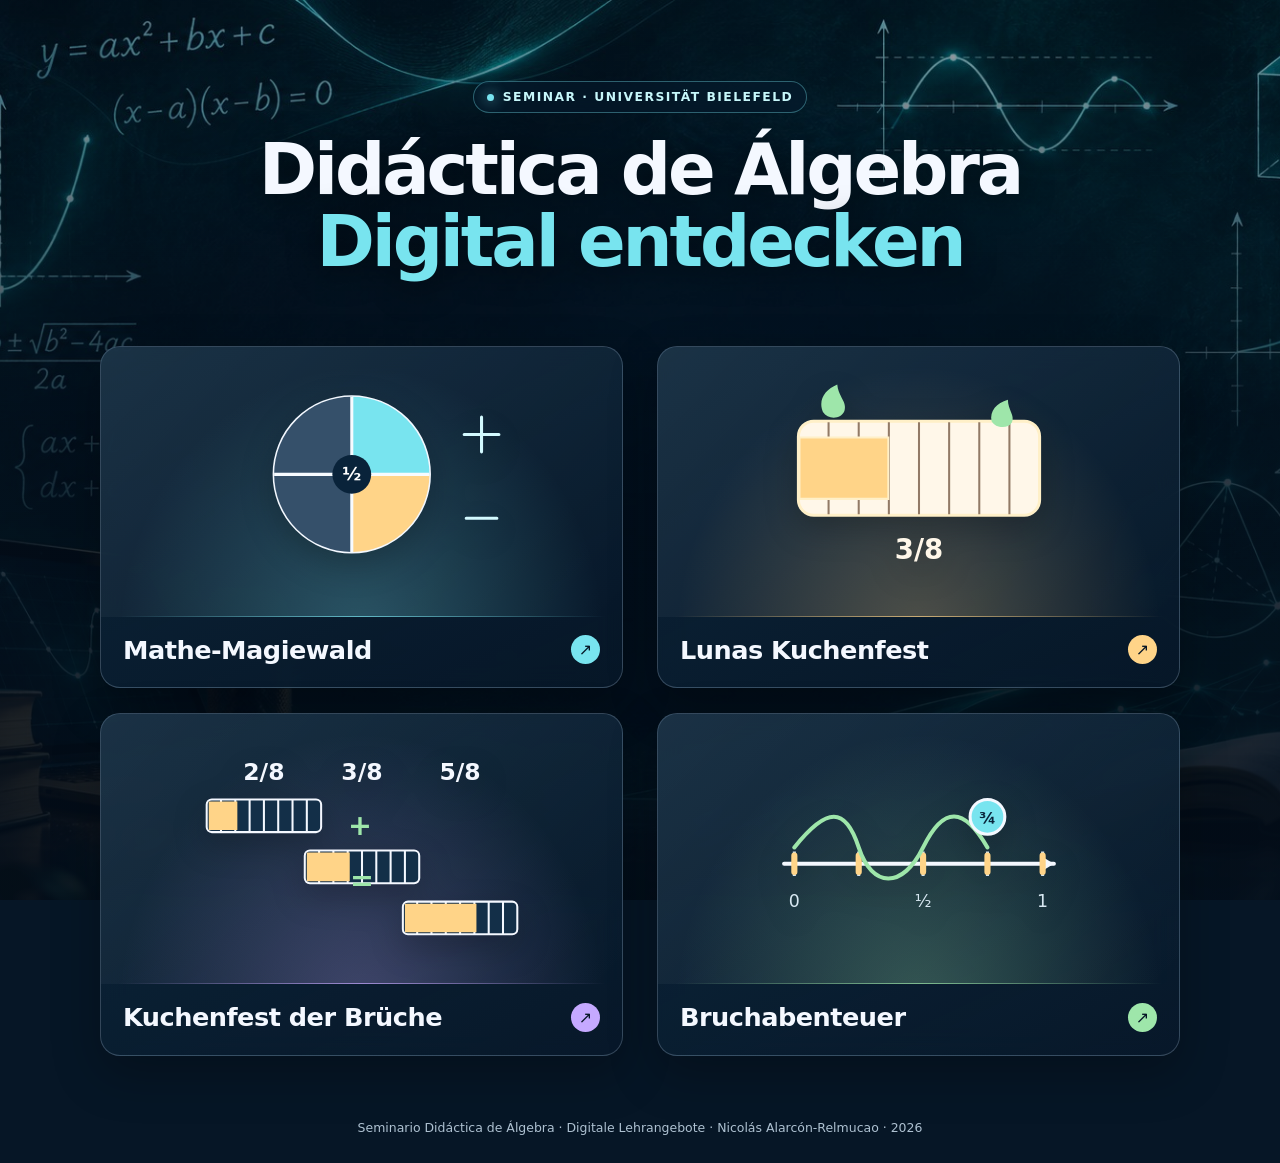
<file: index.html>
<!doctype html>
<html lang="de">
<head>
  <meta charset="utf-8">
  <meta name="viewport" content="width=device-width, initial-scale=1">
  <meta name="theme-color" content="#071b2d">
  <meta name="description" content="Digitale Lernangebote aus dem Seminar Didaktik der Algebra. Interaktive Anwendungen zu Brüchen und ihren Darstellungen.">
  <title>Didáctica de Álgebra · Digital entdecken</title>
  <style>
    :root{color-scheme:dark;--ink:#f4f8ff;--muted:#cfdeec;--panel:rgba(8,25,43,.78);--line:rgba(207,232,255,.22);--cyan:#78e4ef;--gold:#ffd488}
    *{box-sizing:border-box}
    html{min-height:100%;scroll-behavior:smooth}
    body{margin:0;min-height:100vh;font-family:Inter,ui-sans-serif,system-ui,-apple-system,"Segoe UI",sans-serif;color:var(--ink);background:#061626 url("assets/algebra-seminar.jpg") center/cover fixed no-repeat;}
    body::before{content:"";position:fixed;inset:0;z-index:-1;background:linear-gradient(180deg,rgba(3,15,28,.38),rgba(3,14,27,.84) 56%,rgba(3,13,25,.94))}
    a{color:inherit}
    .wrap{width:min(1160px,calc(100% - 40px));margin:auto}
    header{padding:clamp(48px,9vh,100px) 0 38px;text-align:center}
    .eyebrow{display:inline-flex;align-items:center;gap:9px;padding:8px 13px;border:1px solid rgba(120,228,239,.36);border-radius:999px;background:rgba(6,27,46,.58);color:#c6f7fa;font-size:.77rem;font-weight:750;letter-spacing:.12em;text-transform:uppercase;backdrop-filter:blur(12px)}
    .eyebrow::before{content:"";width:7px;height:7px;border-radius:50%;background:var(--cyan);box-shadow:0 0 14px var(--cyan)}
    h1{max-width:850px;margin:22px auto 15px;font-size:clamp(2.2rem,5.5vw,4.6rem);line-height:1.02;letter-spacing:-.045em;text-shadow:0 5px 34px rgba(0,0,0,.48)}
    h1 span{color:var(--cyan)}
    .intro{max-width:730px;margin:0 auto;color:#e2edf7;font-size:clamp(1rem,1.65vw,1.18rem);line-height:1.65;text-shadow:0 2px 12px #00101d}
    main{padding:14px 0 64px}
    .section-head{display:flex;align-items:end;justify-content:space-between;gap:20px;margin:0 0 18px}
    .section-head h2{margin:0;font-size:1.1rem;letter-spacing:.02em}
    .count{color:var(--muted);font-size:.9rem}
    .grid{display:grid;grid-template-columns:repeat(2,minmax(0,1fr));gap:25px 34px;max-width:1080px;margin:0 auto}
    .card{--accent:var(--cyan);--resting-y:0px;position:relative;display:flex;flex-direction:column;min-width:0;overflow:hidden;border:1px solid var(--line);border-radius:20px;background:linear-gradient(155deg,rgba(13,39,60,.94),var(--panel));text-decoration:none;box-shadow:0 18px 48px rgba(0,0,0,.26);backdrop-filter:blur(14px);transition:transform .22s ease,border-color .22s ease,box-shadow .22s ease}
    .card:hover,.card:focus-visible{transform:translateY(calc(var(--resting-y) - 7px)) scale(1.012);border-color:color-mix(in srgb,var(--accent),white 28%);box-shadow:0 24px 58px rgba(0,0,0,.42);outline:none}
    .card:focus-visible{outline:3px solid var(--accent);outline-offset:3px}
    .card:nth-child(2){--accent:#ffd488;--resting-y:42px}.card:nth-child(3){--accent:#c5a9ff;--resting-y:-8px}.card:nth-child(4){--accent:#9ee6aa;--resting-y:34px}
    .visual{height:270px;display:grid;place-items:center;position:relative;overflow:hidden;background:radial-gradient(ellipse at 50% 110%,color-mix(in srgb,var(--accent),transparent 72%),transparent 66%),linear-gradient(135deg,rgba(255,255,255,.06),rgba(255,255,255,0))}
    .visual::after{content:"";position:absolute;inset:auto 16px 0;height:1px;background:linear-gradient(90deg,transparent,var(--accent),transparent);opacity:.7}
    .visual svg{width:min(94%,380px);height:235px;filter:drop-shadow(0 12px 16px rgba(0,0,0,.22))}
    .body{padding:18px 22px 22px;display:flex;align-items:center;justify-content:space-between;gap:12px;flex:1}
    .topic{margin:0 0 8px;color:var(--accent);font-size:.72rem;line-height:1.25;font-weight:800;letter-spacing:.12em;text-transform:uppercase}
    h3{margin:0;font-size:clamp(1.25rem,2vw,1.65rem);line-height:1.2;letter-spacing:-.02em}
    .desc{margin:0;color:#d4e2ee;font-size:.91rem;line-height:1.55;min-height:4.2em}
    .meta{margin:16px 0 0;color:#a9bdcd;font-size:.8rem}
    .open{display:flex;align-items:center;justify-content:space-between;margin-top:19px;padding-top:13px;border-top:1px solid rgba(255,255,255,.12);color:#f7fbff;font-size:.87rem;font-weight:750}
    .arrow{width:29px;height:29px;border-radius:50%;display:grid;place-items:center;color:#061626;background:var(--accent);font-size:1rem;transition:transform .2s ease}
    .card:hover .arrow{transform:translateX(3px)}
    .notice{display:flex;gap:13px;align-items:flex-start;margin:25px 0 0;padding:17px 19px;border:1px solid rgba(207,232,255,.17);border-radius:15px;background:rgba(5,20,35,.62);color:#c7d8e6;font-size:.87rem;line-height:1.55;backdrop-filter:blur(10px)}
    .notice strong{color:#f4f8ff;white-space:nowrap}
    footer{padding:0 0 28px;text-align:center;color:#aec1d1;font-size:.78rem}
    @media(max-width:950px){.grid{grid-template-columns:repeat(2,minmax(0,1fr));gap:22px}.visual{height:235px}.card:nth-child(2),.card:nth-child(3),.card:nth-child(4){--resting-y:0px}}
    @media(max-width:560px){.wrap{width:min(100% - 26px,440px)}header{padding-top:46px;padding-bottom:22px}.grid{grid-template-columns:1fr;gap:16px}.visual{height:210px}.body{padding:15px 18px 18px}body{background-attachment:scroll}}
    @media(prefers-reduced-motion:reduce){*,*::before,*::after{scroll-behavior:auto!important;transition:none!important}}
  </style>
</head>
<body>
  <header class="wrap">
    <div class="eyebrow">Seminar · Universität Bielefeld</div>
    <h1>Didáctica de Álgebra<br><span>Digital entdecken</span></h1>
  </header>
  <main class="wrap">
    <section class="grid" aria-label="Digitale Lernangebote">
      <a class="card" href="apps/mathe-magiewald/" aria-label="Mathe-Magiewald öffnen">
        <div class="visual" aria-hidden="true"><svg viewBox="0 0 360 230" fill="none">
          <circle cx="170" cy="108" r="76" fill="#132f48" stroke="#f3f8ff" stroke-width="3"/>
          <path d="M170 108V32A76 76 0 0 1 246 108Z" fill="#78e4ef"/>
          <path d="M170 108H246A76 76 0 0 1 170 184Z" fill="#ffd488"/>
          <path d="M170 108V184A76 76 0 0 1 94 108Z" fill="#35506a"/>
          <path d="M170 108H94A76 76 0 0 1 170 32Z" fill="#35506a"/>
          <path d="M170 32V184M94 108H246" stroke="#f7fbff" stroke-width="3"/>
          <circle cx="170" cy="108" r="19" fill="#09233a"/>
          <text x="170" y="114" text-anchor="middle" fill="#fff" font-size="18" font-weight="800">½</text>
          <path d="M280 69h34m-17-17v34M282 151h30" stroke="#d3faff" stroke-width="3" stroke-linecap="round"/>
        </svg></div>
        <div class="body"><h3>Mathe-Magiewald</h3><span class="arrow" aria-hidden="true">↗</span></div>
      </a>
      <a class="card" href="apps/lunas-kuchenfest/" aria-label="Lunas Kuchenfest öffnen">
        <div class="visual" aria-hidden="true"><svg viewBox="0 0 360 230" fill="none">
          <rect x="62" y="56" width="236" height="92" rx="15" fill="#fff7e9" stroke="#fff0c8" stroke-width="3"/>
          <path d="M91.5 57v90M121 57v90M150.5 57v90M180 57v90M209.5 57v90M239 57v90M268.5 57v90" stroke="#927a66" stroke-width="2"/>
          <path d="M63 72h87v60H63Z" fill="#ffd488"/>
          <path d="M63 72h87v60H63Z" stroke="#fff0c8" stroke-width="2"/>
          <text x="180" y="191" text-anchor="middle" fill="#fff7e9" font-size="27" font-weight="800">3/8</text>
          <path d="M86 47c-5-12 2-22 14-27 1 12 10 17 7 26-3 8-16 9-21 1Zm165 9c-2-10 5-18 16-21 0 10 7 15 4 22-4 7-16 6-20-1Z" fill="#9ee6aa"/>
        </svg></div>
        <div class="body"><h3>Lunas Kuchenfest</h3><span class="arrow" aria-hidden="true">↗</span></div>
      </a>
      <a class="card" href="apps/kuchenfest-brechen/" aria-label="Kuchenfest der Brüche öffnen">
        <div class="visual" aria-hidden="true"><svg viewBox="0 0 360 230" fill="none">
          <text x="84" y="47" text-anchor="middle" fill="#f4f8ff" font-size="23" font-weight="800">2/8</text>
          <text x="180" y="47" text-anchor="middle" fill="#f4f8ff" font-size="23" font-weight="800">3/8</text>
          <text x="276" y="47" text-anchor="middle" fill="#f4f8ff" font-size="23" font-weight="800">5/8</text>
          <g stroke="#f4f8ff" stroke-width="2">
            <rect x="28" y="66" width="112" height="32" rx="5" fill="#132f48"/><path d="M42 66v32m14-32v32m14-32v32m14-32v32m14-32v32m14-32v32m14-32v32"/>
            <rect x="124" y="116" width="112" height="32" rx="5" fill="#132f48"/><path d="M138 116v32m14-32v32m14-32v32m14-32v32m14-32v32m14-32v32m14-32v32"/>
            <rect x="220" y="166" width="112" height="32" rx="5" fill="#132f48"/><path d="M234 166v32m14-32v32m14-32v32m14-32v32m14-32v32m14-32v32m14-32v32"/>
          </g>
          <path d="M30 68h28v28H30zm96 50h42v28h-42zm96 50h70v28h-70z" fill="#ffd488"/>
          <text x="178" y="101" text-anchor="middle" fill="#9ee6aa" font-size="28" font-weight="900">+</text>
          <text x="180" y="155" text-anchor="middle" fill="#9ee6aa" font-size="28" font-weight="900">=</text>
        </svg></div>
        <div class="body"><h3>Kuchenfest der Brüche</h3><span class="arrow" aria-hidden="true">↗</span></div>
      </a>
      <a class="card" href="apps/bruchabenteuer/" aria-label="Bruchabenteuer öffnen">
        <div class="visual" aria-hidden="true"><svg viewBox="0 0 360 230" fill="none">
          <path d="M48 129h264" stroke="#f4f8ff" stroke-width="4" stroke-linecap="round"/>
          <path d="m312 129-13-8v16l13-8Z" fill="#f4f8ff"/>
          <g stroke="#d5e4ee" stroke-width="3"><path d="M58 117v24M121 117v24M184 117v24M247 117v24M301 117v24"/></g>
          <path d="M58 121v16M121 121v16M184 121v16M247 121v16M301 121v16" stroke="#ffd488" stroke-width="6" stroke-linecap="round"/>
          <text x="58" y="171" text-anchor="middle" fill="#d8e8f2" font-size="17">0</text>
          <text x="184" y="171" text-anchor="middle" fill="#d8e8f2" font-size="17">½</text>
          <text x="301" y="171" text-anchor="middle" fill="#d8e8f2" font-size="17">1</text>
          <path d="M58 113C90 73 108 73 121 113s43 41 63 0 40-40 63 0" stroke="#9ee6aa" stroke-width="4" stroke-linecap="round"/>
          <circle cx="247" cy="83" r="17" fill="#78e4ef" stroke="#f4f8ff" stroke-width="3"/>
          <text x="247" y="89" text-anchor="middle" fill="#09233a" font-size="16" font-weight="900">¾</text>
        </svg></div>
        <div class="body"><h3>Bruchabenteuer</h3><span class="arrow" aria-hidden="true">↗</span></div>
      </a>
    </section>
  </main>
  <footer class="wrap">Seminario Didáctica de Álgebra · Digitale Lehrangebote · Nicolás Alarcón-Relmucao · 2026</footer>
</body>
</html>
</file>
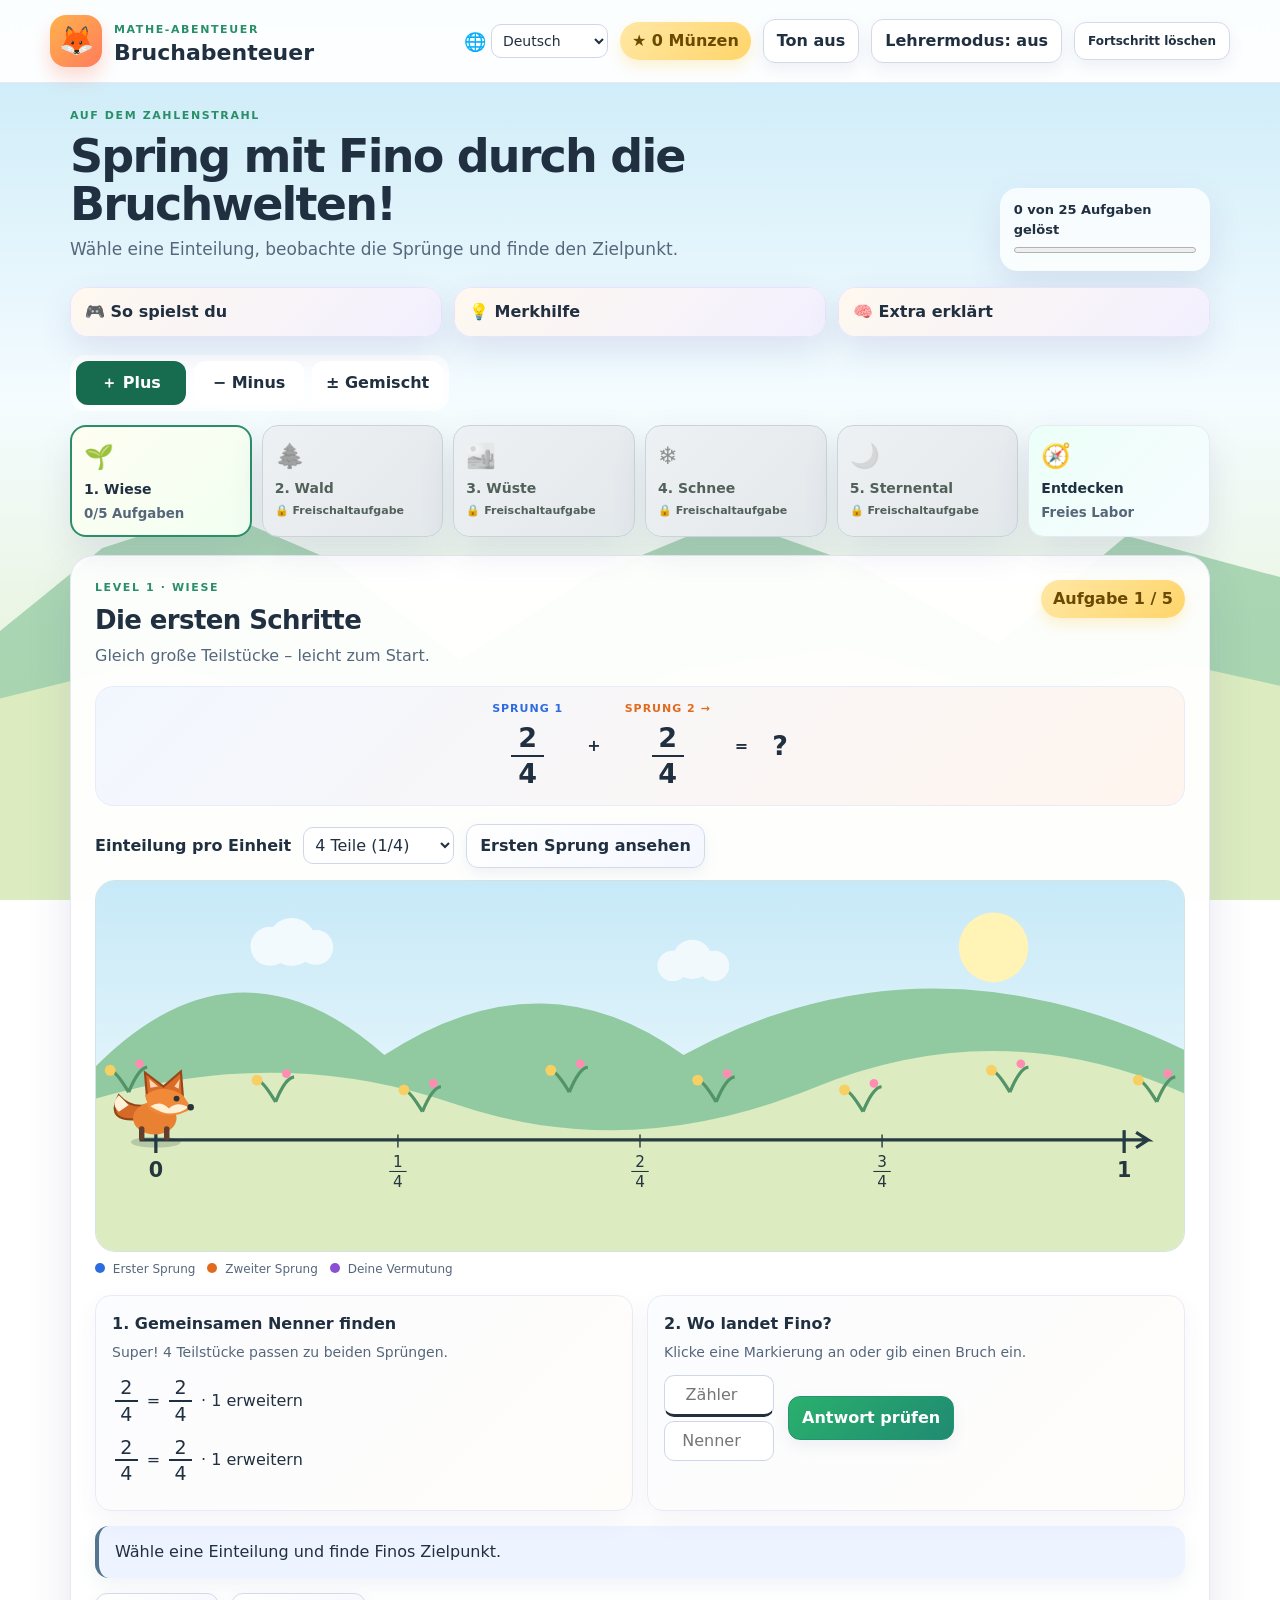
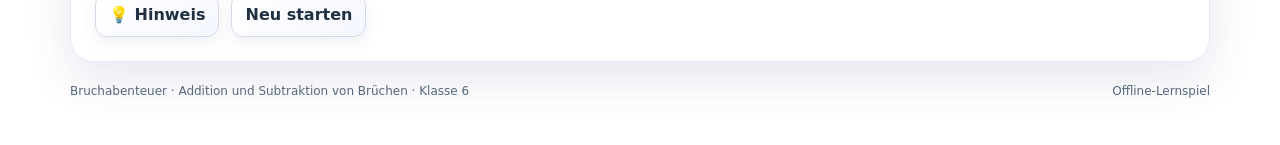
<file: apps/bruchabenteuer/index.html>
<!doctype html>
<html lang="de">
<head>
  <meta charset="utf-8">
  <meta name="viewport" content="width=device-width,initial-scale=1">
  <title>Bruchabenteuer – Auf dem Zahlenstrahl</title>
  <link rel="stylesheet" href="style.css">
  <script defer src="script.js"></script>
</head>
<body>
<header>
  <div class="brand">
    <span class="logo">🦊</span>
    <div>
      <small>MATHE-ABENTEUER</small>
      <h1>Bruchabenteuer</h1>
    </div>
  </div>
  <div class="header-actions">
    <label class="language-picker">🌐 <select id="language" aria-label="Language / Sprache"><option value="de">Deutsch</option><option value="en">English</option><option value="tr">Türkçe</option><option value="ar">العربية</option><option value="uk">Українська</option><option value="ru">Русский</option></select></label>
    <span id="coins" class="coin">★ 0</span>
    <button id="sound" aria-pressed="false">Ton aus</button>
    <button id="teacher" aria-pressed="false">Lehrermodus: aus</button><button id="reset" class="quiet">Fortschritt löschen</button>
  </div>
</header>

<main>
  <section class="intro">
    <div>
      <p class="eyebrow">AUF DEM ZAHLENSTRAHL</p>
      <h2>Spring mit Fino durch die Bruchwelten!</h2>
      <p>Wähle eine Einteilung, beobachte die Sprünge und finde den Zielpunkt.</p>
    </div>
    <div class="progress">
      <span id="progressText"></span>
      <progress id="progress" max="25" value="0"></progress>
    </div>
  </section>

  <section class="info-dock" aria-label="Hilfen und Zusatzinfos">
    <details class="info-card">
      <summary>🎮 So spielst du</summary>
      <div class="info-body">
        <p>1. Wähle eine passende Einteilung.</p>
        <p>2. Schau dir die Sprünge an.</p>
        <p>3. Klicke auf den Zielpunkt oder gib den Bruch ein.</p>
      </div>
    </details>
    <details class="info-card">
      <summary>💡 Merkhilfe</summary>
      <div class="info-body">
        <p>Beim Addieren und Subtrahieren brauchst du gleich große Teilstücke.</p>
        <p>Darum suchst du einen gemeinsamen Nenner.</p>
      </div>
    </details>
    <details class="info-card">
      <summary>🧠 Extra erklärt</summary>
      <div class="info-body">
        <p>Beim Erweitern ändert sich der Wert nicht. Du teilst dieselbe Strecke nur feiner ein.</p>
      </div>
    </details>
  </section>

  <div class="modebar" role="group" aria-label="Rechenart"><button data-mode="plus" aria-pressed="true">＋ Plus</button><button data-mode="minus" aria-pressed="false">− Minus</button><button data-mode="mixed" aria-pressed="false">± Gemischt</button></div>
  <nav id="levels" aria-label="Spielwelten"></nav>

  <section class="game" aria-labelledby="worldTitle">
    <div class="gamehead">
      <div>
        <p class="eyebrow" id="worldMeta"></p>
        <h2 id="worldTitle"></h2>
        <p id="worldDesc"></p>
      </div>
      <span id="taskCount" class="pill"></span>
    </div>

    <div id="exploreControls" hidden>
      <p>Stelle eigene Brüche ein und beobachte die Sprünge.</p>
      <label id="exploreOperator" hidden>Rechenart <select id="freeOp"><option value="1">Plus</option><option value="-1">Minus</option></select></label><div id="fractionControls"></div>
    </div>

    <div class="task">
      <div><span class="blue">SPRUNG 1</span><span class="equation" id="first"></span></div>
      <b id="operator">+</b>
      <div><span class="orange">SPRUNG 2 <span id="direction">→</span></span><span class="equation" id="second"></span></div>
      <b>=</b>
      <span id="question" class="equation">?</span>
    </div>

    <div class="toolbar">
      <label for="division">Einteilung pro Einheit</label>
      <select id="division"></select>
      <button id="preview" class="secondary">Ersten Sprung ansehen</button>
      <button id="replay" class="secondary" hidden>Sprünge wiederholen</button>
    </div>

    <div class="scene-scroll" tabindex="0" aria-label="Spielwelt, horizontal scrollbar">
      <svg id="scene" viewBox="0 0 1000 340" role="group" aria-label="Interaktiver Zahlenstrahl"></svg>
    </div>

    <div class="legend">
      <span><i class="dot blue-bg"></i> Erster Sprung</span>
      <span><i class="dot orange-bg"></i> Zweiter Sprung</span>
      <span><i class="dot purple-bg"></i> Deine Vermutung</span>
    </div>

    <div class="work">
      <section>
        <h3 id="workTitle">1. Gemeinsamen Nenner finden</h3>
        <p id="gridFeedback" aria-live="polite"></p>
        <div id="expand"></div>
      </section>
      <section id="answerPanel">
        <h3>2. Wo landet Fino?</h3>
        <p>Klicke eine Markierung an oder gib einen Bruch ein.</p>
        <form id="answerForm">
          <div class="answer-frac">
            <input id="num" type="number" inputmode="numeric" min="0" max="1000000" step="1" required aria-label="Zähler" placeholder="Zähler">
            <input id="den" type="number" inputmode="numeric" min="1" max="1000000" step="1" required aria-label="Nenner" placeholder="Nenner">
          </div>
          <button class="primary" id="check" type="submit">Antwort prüfen</button>
        </form>
      </section>
    </div>

    <div class="feedback" id="feedback" role="status" aria-live="polite">Wähle eine Einteilung und finde Finos Zielpunkt.</div>

    <div class="bottom-actions">
      <button id="hint" class="secondary">💡 Hinweis</button>
      <button id="repeat" class="secondary">Neu starten</button>
      <button id="next" class="primary" hidden>Weiter →</button>
    </div>
  </section>

  <footer>Bruchabenteuer · Addition und Subtraktion von Brüchen · Klasse 6 <span>Offline-Lernspiel</span></footer>
</main><dialog id="unlockDialog" aria-labelledby="unlockTitle"><form id="unlockForm"><h2 id="unlockTitle">Freischaltaufgabe</h2><p id="unlockWorld"></p><p>Löse diese Aufgabe, um die Welt freizuschalten.</p><div id="unlockEquation" class="task equation"></div><div class="answer-frac"><input id="unlockNum" type="number" inputmode="numeric" min="0" max="1000000" required placeholder="Zähler" aria-label="Zähler"><input id="unlockDen" type="number" inputmode="numeric" min="1" max="1000000" required placeholder="Nenner" aria-label="Nenner"></div><p id="unlockFeedback" role="status"></p><div class="bottom-actions"><button type="button" id="unlockCancel">Abbrechen</button><button class="primary" type="submit">Antwort prüfen</button></div></form></dialog>
</body>
</html>
</file>
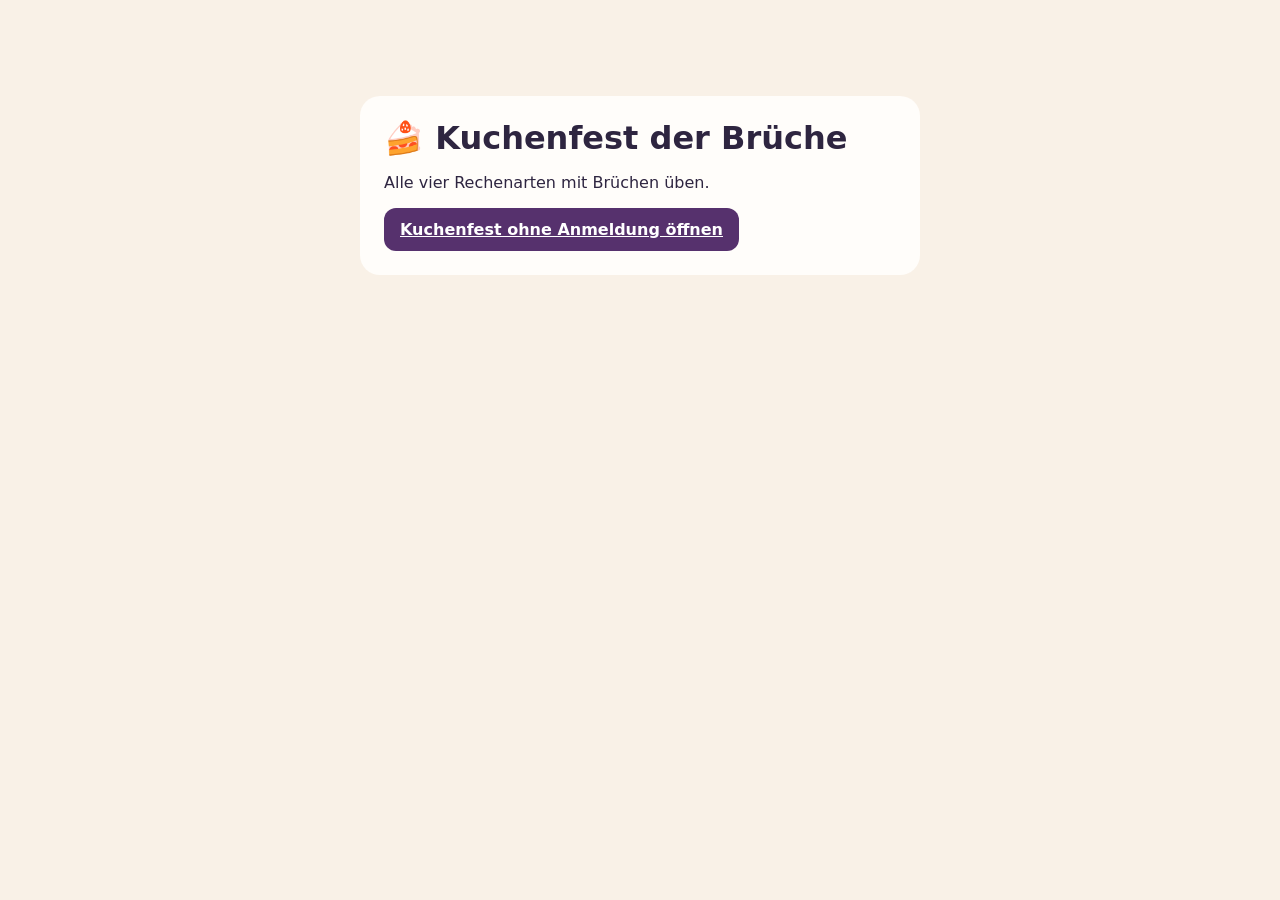
<file: apps/kuchenfest-brechen/index.html>
<!doctype html>
<html lang="de">
<head>
  <meta charset="utf-8">
  <meta name="viewport" content="width=device-width, initial-scale=1">
  <title>Kuchenfest der Brüche öffnen</title>
  <style>
    body { margin: 0; padding: 24px 16px; background: #f9f1e7; color: #2e2540; font-family: system-ui, sans-serif; }
    main { max-width: 32rem; margin: 8vh auto 0; padding: 24px; border-radius: 20px; background: #fffdfa; }
    h1 { margin: 0 0 12px; line-height: 1.15; }
    a { display: inline-block; padding: 12px 16px; border-radius: 12px; background: #56316d; color: #fff; font-weight: 700; }
    a:focus-visible { outline: 3px solid #492b97; outline-offset: 4px; }
  </style>
</head>
<body>
  <main>
    <h1>🍰 Kuchenfest der Brüche</h1>
    <p>Alle vier Rechenarten mit Brüchen üben.</p>
    <a href="https://kuchenfest-alle-rechenarten.zamien06.chatgpt.site/">Kuchenfest ohne Anmeldung öffnen</a>
  </main>
</body>
</html>
</file>
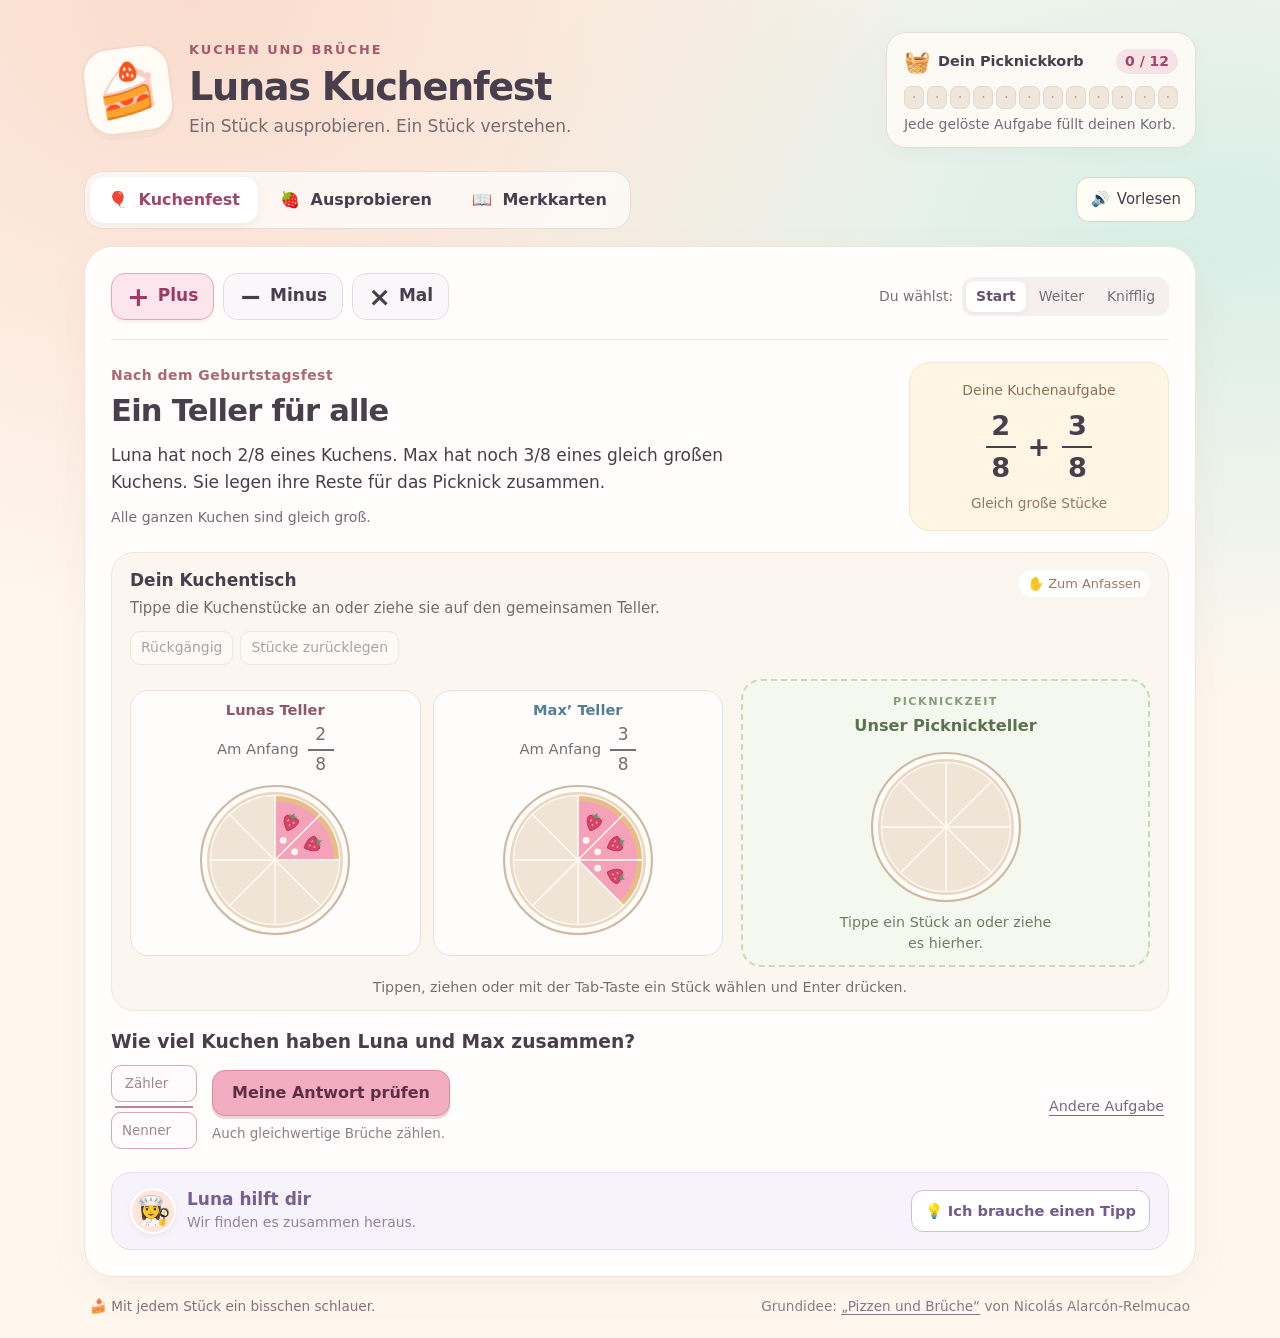
<file: apps/lunas-kuchenfest/index.html>
<!doctype html>
<html lang="de">
<head>
  <meta charset="utf-8">
  <meta name="viewport" content="width=device-width, initial-scale=1">
  <meta name="theme-color" content="#ef97ad">
  <meta name="description" content="Lunas Kuchenfest: Brüche mit Kuchen entdecken. Plus, Minus und Mal mit beweglichen Stücken, Geschichten und Lernhilfen Schritt für Schritt.">
  <title>Lunas Kuchenfest – spielend Brüche verstehen</title>
  <link rel="icon" href="data:image/svg+xml,%3Csvg xmlns='http://www.w3.org/2000/svg' viewBox='0 0 100 100'%3E%3Ctext y='.9em' font-size='85'%3E🍰%3C/text%3E%3C/svg%3E">
  <style>
:root{color-scheme:light;font-family:ui-rounded,"Trebuchet MS",system-ui,-apple-system,sans-serif;font-size:17px;color:#493e4c;--muted:#766b78;--line:#eee4e6;--cake-size:170px;line-height:1.5}
*{box-sizing:border-box}body{margin:0;min-height:100vh;background:radial-gradient(ellipse at 15% 0,#f9dccd 0,transparent 50%),radial-gradient(ellipse at 95% 25%,#d7eee7 0,transparent 50%),#fff7ee;background-attachment:fixed}button,input{font:inherit}button{cursor:pointer;color:inherit;transition:background .15s,box-shadow .15s,transform .15s}button,a,input,[tabindex]{-webkit-tap-highlight-color:transparent}button:focus-visible,a:focus-visible,input:focus-visible,[tabindex]:focus-visible{outline:3px solid #487aaa;outline-offset:4px}button:disabled{cursor:default;opacity:.45}button:not(:disabled):active{transform:translateY(1px)}[hidden]{display:none!important}h1,h2,h3,h4,p{margin-top:0}h1,h2,h3,h4{line-height:1.2}h1{font-size:2.25rem;letter-spacing:-.035em;margin:0 0 4px}h2{font-size:1.8rem;letter-spacing:-.025em;margin:0 0 12px}h3{font-size:1.08rem;margin:0 0 7px}h4{font-size:1.05rem;margin:5px 0 9px}p{margin-bottom:12px}a{color:#655086;text-underline-offset:3px}
.app-shell{width:min(1160px,100%);margin:auto;padding:32px 24px 22px}.app-header{display:flex;align-items:center;justify-content:space-between;gap:28px;margin-bottom:23px}.brand{display:flex;align-items:center;gap:17px}.brand-cake{display:grid;place-items:center;width:88px;height:88px;flex-shrink:0;font-size:3rem;background:#fffcf5;border:2px solid #f6d8ca;border-radius:27px;transform:rotate(-7deg);box-shadow:0 5px 0 #ead8cb70}.eyebrow{font-size:.76rem;font-weight:800;letter-spacing:.15em;color:#a45970;margin:0 0 5px}.tagline{color:#7a6a72;margin:0;font-size:1rem}.basket-card{width:310px;flex-shrink:0;padding:13px 17px;background:#fffcf7d9;border:1px solid #e8ddd4;border-radius:20px;box-shadow:0 5px 18px #80685608}.basket-heading{display:flex;align-items:center;gap:7px;font-size:.85rem}.basket-heading>span:first-child{font-size:1.25rem}.basket-heading>span:last-child{margin-left:auto;background:#f5e3e8;color:#a54265;border-radius:999px;padding:2px 9px;font-size:.82rem;white-space:nowrap;font-weight:800}.basket-slots{display:grid;grid-template-columns:repeat(12,1fr);gap:3px;margin:8px 0 6px}.basket-slot{height:23px;border-radius:7px;background:#efe6dc;font-size:.88rem;display:grid;place-items:center;color:#b7a697;border:1px solid #e3d8ce}.basket-slot.filled{background:#ffe3e8;border-color:#f3b6c9}.basket-slot.new{animation:little-pop .55s ease}.basket-card p{font-size:.82rem;color:var(--muted);margin:0;line-height:1.35}
.main-nav{display:flex;align-items:center;gap:18px;justify-content:space-between;margin-bottom:17px}.main-tabs{display:flex;background:#ffffffa6;border:1px solid #e9ded7;border-radius:19px;padding:5px;gap:4px}.main-tabs button{border:0;background:transparent;padding:11px 18px;border-radius:14px;font-size:.94rem;font-weight:700;white-space:nowrap}.main-tabs button[aria-selected=true]{background:#fff;color:#a24768;box-shadow:0 3px 10px #6c4d4d13}.main-tabs button:hover{background:#fff6f8}.main-tabs button span{margin-right:5px}.read-button{display:flex;align-items:center;gap:7px;border:1px solid #d6d8c7;border-radius:13px;background:#fffdf6;min-height:45px;padding:9px 14px;font-size:.88rem;white-space:nowrap}.read-button[aria-pressed=true]{background:#e1f0f7}
.board{position:relative;border:1px solid #f0e5de;border-radius:29px;background:#fffefc;padding:26px;box-shadow:0 12px 36px #a37b6d13}.game-toolbar{display:flex;align-items:center;justify-content:space-between;gap:18px;border-bottom:1px solid var(--line);padding-bottom:19px;margin-bottom:22px}.operation-buttons{display:flex;gap:9px}.operation-buttons button{display:flex;align-items:center;gap:8px;border:1px solid #e5dce1;border-radius:14px;background:#faf7fa;padding:8px 15px;font-weight:700;min-height:47px}.operation-sign{font-size:1.6rem;line-height:1;font-weight:700}.operation-buttons button[aria-pressed=true]{background:#fce5ed;border-color:#e7a6ba;color:#9d3a61;box-shadow:0 3px 0 #e8b2c230}.operation-buttons button[data-operation=minus][aria-pressed=true]{background:#e6effb;color:#3b6497;border-color:#adbedc}.operation-buttons button[data-operation=times][aria-pressed=true]{background:#eee8fb;color:#70539e;border-color:#c0afdc}.difficulty-control{display:flex;align-items:center;gap:9px;font-size:.82rem;color:#786e7b}.difficulty-control>div{display:flex;gap:3px;background:#f5f0ed;border-radius:12px;padding:4px}.difficulty-control button{border:0;background:transparent;border-radius:8px;padding:5px 10px;font-size:.82rem}.difficulty-control button[aria-pressed=true]{background:white;color:#664e75;box-shadow:0 1px 4px #6b536c16;font-weight:700}
.story-scene{display:grid;grid-template-columns:1fr 260px;gap:30px;align-items:center;margin-bottom:21px}.chapter-label{font-size:.82rem;font-weight:800;color:#ae6574;letter-spacing:.035em;margin:0 0 8px}.story-copy>p:not(.chapter-label):not(.whole-note){max-width:650px;font-size:1rem;line-height:1.55}.story-copy .whole-note{color:var(--muted);font-size:.83rem;margin:0}.equation-card{align-self:stretch;display:flex;flex-direction:column;align-items:center;justify-content:center;background:#fff5e5;border:1px solid #f5e5c8;border-radius:21px;padding:17px 12px;gap:8px;min-height:154px}.equation-label{font-size:.82rem;color:#8b7057}.task-equation{display:flex;gap:12px;align-items:center;font-size:1.6rem;font-weight:700;line-height:1.15}.math-fraction{display:inline-flex;vertical-align:middle;flex-direction:column;text-align:center;min-width:30px;line-height:1.25}.math-fraction span:first-child{padding:0 5px 3px;border-bottom:2px solid currentColor}.math-fraction span:last-child{padding:3px 5px 0}.level-description{font-size:.8rem;color:#8e7866;text-align:center}
.playmat{background:#fcf6f0;border:1px solid #f0e5db;border-radius:23px;padding:17px 18px 12px}.workspace-heading{display:flex;align-items:flex-start;justify-content:space-between;gap:15px}.workspace-heading h3{font-size:1rem}.workspace-heading p{font-size:.88rem;color:#786a69;margin:0}.touch-badge{background:#fff;border-radius:99px;font-size:.76rem;padding:4px 9px;white-space:nowrap;color:#9c795f}.piece-tools{display:flex;flex-wrap:wrap;gap:7px;margin:11px 0 14px}.small-button{font-size:.82rem;min-height:34px;border:1px solid #dfd3ce;border-radius:10px;background:#fffdfb;padding:5px 10px}.small-button:not(:disabled):hover{background:#fce9ec}.workspace-grid{display:grid;grid-template-columns:1.45fr 1fr;gap:18px;align-items:stretch}.source-cakes{display:grid;grid-template-columns:repeat(2,minmax(0,1fr));gap:12px;align-content:center}.source-cakes.single-source{grid-template-columns:1fr}.source-card{border:1px solid #eedde0;border-radius:18px;background:#fffdfb;padding:10px 7px;text-align:center;min-width:0}.source-card:nth-child(even){border-color:#dbe6ea}.source-name{font-size:.86rem;font-weight:700;margin:0 0 6px;color:#92546b}.source-card:nth-child(even) .source-name{color:#557e94}.source-amount{font-size:.87rem;color:#776c73;display:flex;align-items:center;justify-content:center;gap:9px}.source-amount .math-fraction{font-size:1rem;min-width:26px}.source-gallery{display:flex;flex-wrap:wrap;align-items:center;justify-content:center;gap:0}.cake-graphic{width:var(--cake-size);height:auto;display:block;max-width:100%;overflow:visible;flex-shrink:0}.cake-piece{cursor:pointer;touch-action:none;outline:none}.cake-piece:hover .slice-fill{filter:brightness(1.06)}.cake-piece:focus-visible .slice-outline{stroke:#446ea3;stroke-width:3}.slice-outline{fill:none;stroke:transparent;stroke-width:3}.cake-piece.is-moved .slice-fill{opacity:.13}.cake-piece.is-moved .cake-decoration{opacity:.1}.target-zone{position:relative;display:flex;align-items:center;justify-content:center;flex-direction:column;padding:13px 9px 10px;background:#f4f8ef;border:2px dashed #ccd8bc;border-radius:20px;min-height:254px;text-align:center;transition:background .2s,border-color .2s}.target-zone.drag-over{background:#e2f1d4;border-color:#7da063;box-shadow:0 0 0 4px #c3d5b030}.target-zone h3{font-size:.95rem;color:#5c724f}.target-label{font-size:.66rem;letter-spacing:.13em;color:#8b9c7c;font-weight:800;margin-bottom:5px}.target-cakes{display:flex;align-items:center;justify-content:center;flex-wrap:wrap;gap:2px;width:100%}.target-zone>p{font-size:.84rem;color:#6f7e62;margin:0;max-width:230px}.workspace-status{font-size:.84rem;min-height:1.5em;margin:10px 0 0;color:#796f70;text-align:center}
.answer-area{margin-top:20px}.answer-area>h3{font-size:1.1rem;margin-bottom:11px}.answer-form{display:flex;align-items:center;gap:15px}.answer-fraction{display:inline-flex;flex-direction:column;width:86px;gap:4px;flex-shrink:0}.answer-fraction input{width:100%;text-align:center;min-height:37px;border:1.5px solid #d7a9b6;border-radius:10px;padding:4px 5px;background:#fffafc;color:#593b4c}.answer-fraction input::placeholder{font-size:.79rem;color:#a18591}.answer-fraction>span{height:2px;background:#ba8598;width:calc(100% - 8px);align-self:center}.primary-button{min-height:45px;background:#f3adc3;color:#5e2f44;border:1px solid #dc88a3;box-shadow:0 3px 0 #d986a15c;border-radius:13px;padding:10px 19px;font-size:.94rem;font-weight:800}.primary-button:not(:disabled):hover{background:#f8bfd1;box-shadow:0 4px 0 #d986a15c}.answer-actions{display:flex;flex-direction:column;align-items:flex-start;gap:8px}.answer-actions>span{font-size:.79rem;color:#8e7e88}.text-button{border:0;background:transparent;color:#786687;text-decoration:underline;text-underline-offset:4px;font-size:.84rem;padding:5px}.answer-form>.text-button{margin-left:auto}.answer-feedback{margin:14px 0 0;padding:12px 15px;border-radius:13px;font-size:.94rem;background:#fff2dd;color:#875b2d;border:1px solid #f0d9b5}.answer-feedback.correct{background:#e7f3e8;color:#3c714c;border-color:#c7dfc8}.answer-feedback.invalid{background:#fff1e8;color:#95563d}.solved-explanation{margin-top:12px;display:flex;flex-wrap:wrap;gap:8px 20px;align-items:center;padding:15px;background:#f6fbf4;border-radius:14px}.solved-explanation p{margin:0;font-size:.9rem;flex-basis:100%}.solved-explanation #solved-equation{font-size:1.15rem;font-weight:800;color:#51794c;overflow-wrap:anywhere}.solved-explanation .primary-button{margin-top:3px}.mint-button{background:#cbe5cf;color:#365c3c;border-color:#a7caad;box-shadow:0 3px 0 #a7caad66}.mint-button:not(:disabled):hover{background:#d8efd9}
.help-dock{margin-top:23px;border:1px solid #e5dced;background:#f7f3fc;border-radius:20px;padding:15px 18px}.help-heading{display:flex;align-items:center;gap:11px}.luna-avatar{display:grid;place-items:center;width:46px;height:46px;flex-shrink:0;font-size:1.65rem;background:#ffe5dc;border:2px solid white;border-radius:50%;box-shadow:0 2px 6px #b5868520}.help-heading h3{font-size:1rem;color:#76608e;margin:0 0 3px}.help-heading p{font-size:.82rem;color:#958299;margin:0}.hint-button{margin-left:auto;border:1px solid #ccbddb;background:#fff;border-radius:12px;padding:9px 13px;min-height:42px;color:#73598e;font-size:.86rem;font-weight:700}.hint-button:hover{background:#eee4f9}.hint-content{margin-top:15px;padding-top:13px;border-top:1px solid #e3d8ed}.hint-question{font-size:1rem;color:#735889;font-weight:700;margin-bottom:0}.hint-rule{margin-top:12px;background:#fffefb;border:1px solid #e5dfd0;padding:15px;border-radius:15px}.mini-label{font-size:.7rem;letter-spacing:.09em;color:#9d8a63;font-weight:800}.hint-rule p{margin-bottom:10px;font-size:.95rem}.hint-rule .text-button{padding-left:0}.rule-equation{font-size:1rem!important;font-weight:800;color:#725484;overflow-wrap:anywhere}.guided-help{margin-top:13px;padding:14px;background:#fff;border:1px solid #e6ddeb;border-radius:15px}.guided-help .mini-label{color:#a082b1}.guide-question{margin:6px 0 10px;font-weight:700;font-size:.96rem}.guide-options{display:flex;flex-wrap:wrap;gap:8px}.guide-options button{min-width:50px;min-height:43px;border:1px solid #d5c2e4;border-radius:11px;background:#f5edfc;font-weight:800}.guide-options button:hover{background:#e9dbf7}.guide-stage{font-size:.78rem;color:#9a83a5;margin:8px 0 0}.guided-help>p{font-size:.88rem;color:#8b7098;margin:8px 0 0}.basket-party{text-align:center;background:#fff3db;border:1px solid #f1d8a8;padding:20px;margin-top:20px;border-radius:20px}.basket-party>span{font-size:1.8rem}.basket-party h3{margin:8px 0}.basket-party p{margin:0;font-size:.95rem}
.section-intro{max-width:750px;font-size:1rem;color:#7a6e77;margin-bottom:20px}.explore-layout{display:grid;grid-template-columns:250px 1fr;gap:20px;background:#fcf6f0;border:1px solid #f1e2d7;padding:20px;border-radius:22px}.explore-controls{text-align:center;padding:8px 18px 8px 0;border-right:2px dashed #e0bca4}.explore-controls h3{font-size:1rem}.explore-fraction{width:76px;display:flex;margin:12px auto 16px}.explore-fraction input{font-size:1.5rem;background:#fff;min-height:44px}.explore-quantity{display:flex;justify-content:center;gap:7px;flex-wrap:wrap;margin-top:16px}.explore-canvas{align-self:center;text-align:center;min-width:0}.explore-cakes{display:flex;flex-wrap:wrap;justify-content:center;gap:6px;max-height:550px;overflow-y:auto}.explore-canvas>p{margin:8px 0;font-size:.94rem}.explore-tool-row{display:flex;flex-wrap:wrap;gap:9px;margin:17px 0 12px}.secondary-button{min-height:43px;border:1px solid #dacbd7;background:#fff7fa;border-radius:12px;padding:8px 13px;font-size:.9rem}.secondary-button:not(:disabled):hover{background:#f5e6ef}.explore-equivalence{font-size:1rem;background:#f4f1fa;padding:13px 16px;border-radius:12px;color:#79618d;margin-bottom:19px}.explore-notes{display:grid;grid-template-columns:1fr 1fr;gap:16px}.explore-notes>div{padding:16px;background:#fff6e7;border-radius:15px;font-size:.95rem}.explore-notes>div:last-child{background:#ebf5f1}.explore-notes p{margin:6px 0 0;color:#87745f}.explore-notes>div:last-child p{color:#6c8b7f}.form-error{font-size:.88rem;color:#ab4c4c;margin:10px 0 0}.legend{display:flex;flex-wrap:wrap;align-items:center;justify-content:center;gap:7px;color:#87777f;font-size:.82rem!important}.color-dot{width:12px;height:12px;border-radius:50%;display:inline-block;flex-shrink:0}.pink-dot{background:#f4a1b9;border:1px solid #dc799e}.empty-dot{background:#f0e4d7;border:1px solid #d0bda9;margin-left:9px}
.rule-cards{display:grid;grid-template-columns:1fr 1fr;gap:17px}.rule-card{border:1px solid #e9e0ec;border-radius:20px;padding:20px;background:#faf7fd;scroll-margin-top:20px}.rule-card:nth-child(3n+2){background:#fff7ec;border-color:#efdfc5}.rule-card:nth-child(3n+3){background:#eff7f3;border-color:#dce9e0}.rule-card .rule-icon{display:grid;place-items:center;width:43px;height:43px;background:white;border-radius:13px;font-size:1.4rem;margin-bottom:12px}.rule-card h3{font-size:1.15rem;margin-bottom:10px}.rule-card p{font-size:.96rem;margin-bottom:12px}.rule-card .rule-equation{background:#ffffffa6;border-radius:11px;padding:10px 12px;line-height:1.7}.rule-actions{display:flex;align-items:center;gap:8px;justify-content:space-between}.rule-card.highlight{box-shadow:0 0 0 3px #c5acd9;animation:little-pop .35s ease}.rule-read{border:0;background:transparent;font-size:1.15rem;min-width:38px;min-height:38px;border-radius:10px}.rule-read:hover{background:#fff}.page-footer{display:flex;flex-wrap:wrap;align-items:center;justify-content:space-between;gap:7px 20px;padding:19px 6px 0;color:#8b7c80;font-size:.8rem}.page-footer>span{color:#8d6d78}.page-footer p{margin:0}.page-footer a{color:#89768e}
.drag-piece{position:fixed;top:0;left:0;z-index:1000;pointer-events:none;font-size:2rem;filter:drop-shadow(0 4px 5px #71534940);transform:translate(-50%,-50%)}.toast{position:fixed;bottom:24px;left:50%;transform:translateX(-50%);max-width:min(550px,calc(100% - 28px));padding:13px 20px;background:#65516f;color:white;border-radius:15px;box-shadow:0 4px 20px #69506830;z-index:100;text-align:center;font-size:.94rem}.celebration{position:fixed;inset:0;pointer-events:none;overflow:hidden;z-index:200}.confetti-bit{position:absolute;top:14%;font-size:1.55rem;animation:confetti-fall 1.5s ease-out forwards}.noscript-note{padding:20px;background:#fff3dc;margin:20px;border-radius:15px}.sr-only{position:absolute;width:1px;height:1px;margin:-1px;padding:0;overflow:hidden;clip-path:inset(50%);white-space:nowrap;border:0}
@keyframes little-pop{0%{transform:scale(.88)}60%{transform:scale(1.08)}100%{transform:scale(1)}}@keyframes confetti-fall{0%{transform:translateY(-20px) rotate(-20deg);opacity:0}15%{opacity:1}100%{transform:translateY(65vh) rotate(130deg);opacity:0}}
@media(min-width:1400px){.app-shell{padding-top:42px}}
@media(max-width:950px){:root{--cake-size:148px}.app-shell{padding:24px 18px}.app-header{gap:18px}.brand-cake{width:66px;height:66px;font-size:2.45rem;border-radius:20px}.brand{gap:12px}h1{font-size:1.95rem}.basket-card{width:275px;padding:12px 14px}.basket-heading{font-size:.8rem}.basket-slots{gap:2px}.basket-slot{font-size:.8rem;height:22px}.game-toolbar{gap:10px}.difficulty-control{flex-direction:column;align-items:flex-end;gap:5px}.difficulty-control>span{display:none}.board{padding:22px}.story-scene{grid-template-columns:1fr 220px;gap:20px}.workspace-grid{grid-template-columns:1.35fr 1fr;gap:13px}.source-cakes{gap:8px}.playmat{padding:16px 13px 12px}}
@media(max-width:750px){.app-header{align-items:flex-start}.brand{align-items:center}.tagline{font-size:.88rem;max-width:220px}.basket-card{width:227px}.basket-heading strong{font-size:.76rem}.basket-heading>span:first-child{font-size:1rem}.basket-heading>span:last-child{font-size:.74rem;padding:2px 6px}.basket-slot{height:19px;font-size:.72rem}.basket-card p{font-size:.76rem}.eyebrow{font-size:.66rem}h1{font-size:1.7rem}.main-tabs button{padding:10px 12px;font-size:.86rem}.main-tabs button span{display:none}.read-button{font-size:.82rem;min-height:42px;padding:8px 11px}.main-nav{gap:9px}.game-toolbar{flex-wrap:wrap}.story-scene{grid-template-columns:1fr 185px;gap:14px}h2{font-size:1.6rem}.equation-card{padding:13px 9px;min-height:147px}.task-equation{font-size:1.4rem;gap:9px}.equation-label{font-size:.75rem}.workspace-grid{grid-template-columns:1fr}.source-cakes{grid-template-columns:repeat(2,minmax(0,1fr))}.source-cakes.single-source{grid-template-columns:1fr}.target-zone{min-height:230px}.touch-badge{display:none}.source-card{padding:10px}.help-heading{flex-wrap:wrap}.hint-button{margin-left:auto}.help-heading p{font-size:.8rem}.explore-layout{grid-template-columns:200px 1fr;gap:15px;padding:17px}.explore-controls{padding-right:12px}.rule-card{padding:17px}.page-footer{font-size:.76rem}}
@media(max-width:540px){:root{font-size:16px;--cake-size:122px}.app-shell{padding:20px 10px}.app-header{display:block;margin-bottom:17px}.brand{gap:12px;margin:0 4px 17px}.brand-cake{width:64px;height:64px;font-size:2.4rem}h1{font-size:1.85rem}.eyebrow{font-size:.68rem}.tagline{font-size:.86rem;max-width:none}.basket-card{width:100%;padding:11px 13px;border-radius:16px}.basket-heading{font-size:.9rem}.basket-heading strong{font-size:.87rem}.basket-heading>span:first-child{font-size:1.2rem}.basket-heading>span:last-child{font-size:.82rem}.basket-slots{gap:4px;margin:7px 0}.basket-slot{height:23px;font-size:.92rem}.basket-card p{font-size:.8rem}.main-nav{align-items:stretch;gap:6px;margin-bottom:12px}.main-tabs{padding:4px;gap:1px;border-radius:14px;flex:1;justify-content:space-between}.main-tabs button{padding:8px 9px;font-size:.79rem;border-radius:10px;flex:1}.read-button{padding:8px;min-width:40px;justify-content:center;border-radius:12px}.read-button #read-label{display:none}.read-button>span:first-child{font-size:1rem}.board{border-radius:22px;padding:16px 13px}.game-toolbar{padding-bottom:14px;margin-bottom:18px;gap:12px}.operation-buttons{gap:7px;width:100%;justify-content:space-between}.operation-buttons button{flex:1;justify-content:center;padding:7px 11px;min-height:44px;font-size:.94rem}.operation-sign{font-size:1.5rem}.difficulty-control{width:100%;flex-direction:row;justify-content:space-between;align-items:center}.difficulty-control>span{display:inline;font-size:.84rem}.difficulty-control button{font-size:.83rem;padding:5px 11px}.story-scene{grid-template-columns:1fr;gap:13px;margin-bottom:16px}.chapter-label{font-size:.82rem}h2{font-size:1.6rem}.story-copy>p:not(.chapter-label):not(.whole-note){font-size:1rem;margin-bottom:10px}.equation-card{display:grid;grid-template-columns:1fr auto;gap:5px 9px;padding:13px 15px;min-height:auto;justify-items:start;border-radius:16px}.task-equation{grid-row:1/3;grid-column:2;font-size:1.42rem}.equation-label{font-size:.84rem}.level-description{font-size:.78rem;text-align:left}.playmat{padding:13px 10px 10px;border-radius:17px}.workspace-heading h3{font-size:1rem}.workspace-heading p{font-size:.9rem}.piece-tools{gap:5px;margin:11px 0}.small-button{padding:6px 8px;font-size:.8rem;min-height:35px}.workspace-grid{gap:11px}.source-cakes{gap:9px}.source-card{border-radius:14px;padding:8px 5px}.source-name{font-size:.84rem}.source-amount{font-size:.82rem;gap:6px}.source-amount .math-fraction{font-size:.88rem;min-width:22px}.target-zone{min-height:205px;border-radius:16px;padding:10px}.target-label{font-size:.65rem}.target-zone h3{font-size:.95rem}.target-zone>p{font-size:.87rem}.workspace-status{font-size:.84rem;margin-top:9px}.answer-area{margin-top:17px}.answer-area>h3{font-size:1.08rem}.answer-form{gap:12px;flex-wrap:wrap}.answer-fraction{width:75px}.answer-fraction input{min-height:39px}.answer-actions{flex:1;min-width:145px}.primary-button{font-size:.9rem;padding:10px 13px;min-height:46px}.answer-actions>.primary-button{width:100%}.answer-actions>span{font-size:.78rem}.answer-form>.text-button{margin-left:87px;margin-top:-3px;font-size:.85rem}.help-dock{padding:13px;margin-top:19px;border-radius:17px}.help-heading{gap:9px}.luna-avatar{width:40px;height:40px;font-size:1.45rem}.help-heading h3{font-size:1rem}.help-heading p{font-size:.8rem}.hint-button{width:100%;margin-top:4px;font-size:.94rem;padding:10px}.hint-rule,.guided-help{padding:12px}.hint-rule p{font-size:1rem}.rule-equation{font-size:1rem!important}.explore-layout{grid-template-columns:1fr;padding:16px 11px}.explore-controls{border:0;border-bottom:2px dashed #e0bca4;padding:0 0 16px}.explore-controls form{display:grid;grid-template-columns:auto 1fr;gap:9px 18px;align-items:center;padding:0 14px}.explore-controls h3{grid-column:2;grid-row:1;margin:0;font-size:1rem;text-align:left}.explore-fraction{grid-column:1;grid-row:1/3;margin:0;width:72px}.explore-controls .primary-button{grid-column:2;grid-row:2}.explore-controls .form-error{grid-column:1/-1}.explore-quantity{margin-top:12px}.explore-canvas{padding-top:5px}.explore-tool-row{gap:8px}.explore-tool-row button{font-size:.88rem;padding:8px 10px}.explore-notes{grid-template-columns:1fr;gap:11px}.explore-notes>div{font-size:1rem}.explore-canvas>p{font-size:1rem}.rule-cards{grid-template-columns:1fr;gap:14px}.rule-card{padding:19px}.rule-card p{font-size:1rem}.rule-card h3{font-size:1.2rem}.page-footer{display:block;padding:18px 7px 0;text-align:center;font-size:.8rem}.page-footer p{margin-top:7px}.section-intro{font-size:1rem}.toast{font-size:.93rem;padding:12px 15px}.solved-explanation{padding:13px}.solved-explanation #solved-equation{font-size:1.05rem}}
@media(max-width:359px){:root{--cake-size:102px}.main-tabs button{font-size:.75rem;padding:8px 6px}.brand{gap:9px}.brand-cake{width:53px;height:53px;font-size:2rem;border-radius:17px}h1{font-size:1.65rem}.tagline{font-size:.8rem}.basket-slots{gap:2px}.basket-slot{font-size:.83rem}.board{padding:15px 11px}.equation-card{padding:12px 10px}.task-equation{font-size:1.3rem}.equation-label{font-size:.78rem}.level-description{font-size:.73rem}.answer-actions{min-width:130px}.primary-button{font-size:.85rem}.source-card{padding:8px 4px}.difficulty-control button{padding:5px 10px}}
@media(prefers-reduced-motion:reduce){*,*::before,*::after{animation:none!important;transition:none!important;scroll-behavior:auto!important}}
.speech-notice{display:flex;align-items:center;gap:12px;justify-content:space-between;margin:0 0 15px;padding:12px 15px;background:#fff4e1;border:1px solid #efdbb7;border-radius:14px}.speech-notice p{font-size:.9rem;margin:0}.speech-notice button{flex-shrink:0}.story-copy #task-title{scroll-margin-top:20px}.answer-fraction input[aria-invalid=true]{border-color:#b65062;box-shadow:0 0 0 2px #b6506218}
@media(max-width:540px){.speech-notice{flex-direction:column;align-items:flex-start}.speech-notice p{font-size:1rem}.speech-notice button{max-width:100%;white-space:normal}}
@media(max-width:540px){.main-nav{display:flex;flex-wrap:wrap;gap:6px}.main-tabs{flex:1 0 100%;width:100%;min-width:0}.main-tabs button{font-size:.875rem;padding:9px 5px;min-width:0}.read-button{min-height:35px;padding:6px 11px;width:100%;border-color:#e5dbd7;background:#ffffff90}.read-button #read-label{display:inline}.small-button{font-size:.875rem}.difficulty-control button{font-size:.875rem}}

</style>
</head>
<body>
  <div class="app-shell">
    <header class="app-header">
      <div class="brand"><span class="brand-cake" aria-hidden="true">🍰</span><div><p class="eyebrow">KUCHEN UND BRÜCHE</p><h1>Lunas Kuchenfest</h1><p class="tagline">Ein Stück ausprobieren. Ein Stück verstehen.</p></div></div>
      <aside class="basket-card" aria-label="Dein Lernfortschritt">
        <div class="basket-heading"><span aria-hidden="true">🧺</span><strong>Dein Picknickkorb</strong><span id="basket-count">0 / 12</span></div>
        <div id="basket-slots" class="basket-slots" aria-hidden="true"></div><p id="basket-description">Jede gelöste Aufgabe füllt deinen Korb.</p>
      </aside>
    </header>
    <nav class="main-nav" aria-label="Kuchenwelt">
      <div class="main-tabs" role="tablist" aria-label="Bereich auswählen">
        <button id="play-tab" type="button" role="tab" aria-selected="true" aria-controls="play-panel" tabindex="0"><span aria-hidden="true">🎈</span> Kuchenfest</button>
        <button id="explore-tab" type="button" role="tab" aria-selected="false" aria-controls="explore-panel" tabindex="-1"><span aria-hidden="true">🍓</span> Ausprobieren</button>
        <button id="rules-tab" type="button" role="tab" aria-selected="false" aria-controls="rules-panel" tabindex="-1"><span aria-hidden="true">📖</span> Merkkarten</button>
      </div>
      <button id="read-aloud" class="read-button" type="button" aria-label="Aufgabe vorlesen"><span aria-hidden="true">🔊</span><span id="read-label">Vorlesen</span></button>
    </nav>
    <div id="speech-notice" class="speech-notice" hidden><p id="speech-status" role="status" aria-live="polite"></p><button id="retry-speech" class="small-button" type="button">Vorlesen erneut versuchen</button></div>
    <main>
      <section id="play-panel" class="board" role="tabpanel" aria-labelledby="play-tab">
        <div class="game-toolbar">
          <div class="operation-buttons" role="group" aria-label="Rechenart auswählen"><button type="button" data-operation="plus" aria-pressed="true"><span class="operation-sign" aria-hidden="true">+</span> Plus</button><button type="button" data-operation="minus" aria-pressed="false"><span class="operation-sign" aria-hidden="true">−</span> Minus</button><button type="button" data-operation="times" aria-pressed="false"><span class="operation-sign" aria-hidden="true">×</span> Mal</button></div>
          <div class="difficulty-control"><span>Du wählst:</span><div role="group" aria-label="Schwierigkeit auswählen"><button type="button" data-level="1" aria-pressed="true">Start</button><button type="button" data-level="2" aria-pressed="false">Weiter</button><button type="button" data-level="3" aria-pressed="false">Knifflig</button></div></div>
        </div>
        <div class="story-scene">
          <div class="story-copy"><p id="chapter-label" class="chapter-label">Nach dem Geburtstagsfest</p><h2 id="task-title" tabindex="-1">Ein Teller für alle</h2><p id="task-story"></p><p class="whole-note">Alle ganzen Kuchen sind gleich groß.</p></div>
          <div class="equation-card"><span class="equation-label">Deine Kuchenaufgabe</span><div id="task-equation" class="task-equation"></div><span id="level-description" class="level-description">Gleich große Stücke</span></div>
        </div>
        <div class="playmat">
          <div class="workspace-heading"><div><h3>Dein Kuchentisch</h3><p id="workspace-instruction"></p></div><span class="touch-badge" aria-hidden="true">✋ Zum Anfassen</span></div>
          <div class="piece-tools"><button id="cut-pieces" class="small-button" type="button" hidden>Gleich groß schneiden</button><button id="undo-pieces" class="small-button" type="button" disabled>Rückgängig</button><button id="reset-pieces" class="small-button" type="button" disabled>Stücke zurücklegen</button></div>
          <div class="workspace-grid"><div id="source-cakes" class="source-cakes"></div><div id="target-zone" class="target-zone" role="region" aria-labelledby="target-title"><span class="target-label" aria-hidden="true">PICKNICKZEIT</span><h3 id="target-title">Unser Picknickteller</h3><div id="target-cakes" class="target-cakes"></div><p id="target-description">Hier kommen die Kuchenstücke hin.</p></div></div>
          <p id="workspace-status" class="workspace-status" aria-live="polite" aria-atomic="true">Tippe ein Stück an. Du kannst es auch mit dem Finger ziehen.</p>
        </div>
        <div class="answer-area">
          <h3 id="task-question">Wie viel Kuchen haben Luna und Max zusammen?</h3>
          <form id="answer-form" class="answer-form" novalidate>
            <div class="answer-fraction"><label class="sr-only" for="answer-numerator">Zähler der Antwort</label><input id="answer-numerator" type="number" inputmode="numeric" min="0" max="10000" step="1" placeholder="Zähler" required aria-describedby="answer-format"><span aria-hidden="true"></span><label class="sr-only" for="answer-denominator">Nenner der Antwort</label><input id="answer-denominator" type="number" inputmode="numeric" min="1" max="10000" step="1" placeholder="Nenner" required aria-describedby="answer-format"></div>
            <div class="answer-actions"><button id="check-answer" class="primary-button" type="submit">Meine Antwort prüfen</button><span id="answer-format">Auch gleichwertige Brüche zählen.</span></div><button id="skip-task" class="text-button" type="button">Andere Aufgabe</button>
          </form>
          <div id="answer-feedback" class="answer-feedback" role="status" aria-live="polite" aria-atomic="true" hidden></div>
          <div id="solved-explanation" class="solved-explanation" hidden><p id="solved-equation"></p><p id="solved-message"></p><button id="next-task" class="primary-button mint-button" type="button">Weiter feiern</button></div>
        </div>
        <aside class="help-dock" aria-labelledby="help-title">
          <div class="help-heading"><span class="luna-avatar" aria-hidden="true">👩‍🍳</span><div><h3 id="help-title">Luna hilft dir</h3><p>Wir finden es zusammen heraus.</p></div><button id="hint-button" class="hint-button" type="button">💡 Ich brauche einen Tipp</button></div>
          <div id="hint-content" class="hint-content" hidden><p id="hint-question" class="hint-question"></p><div id="hint-rule" class="hint-rule" hidden><span class="mini-label">DEINE MERKREGEL</span><h4 id="hint-rule-title"></h4><p id="hint-rule-copy"></p><p id="hint-rule-example" class="rule-equation"></p><button id="open-relevant-rule" class="text-button" type="button">Diese Merkkarte öffnen</button></div><div id="guided-help" class="guided-help" hidden><span class="mini-label">SCHRITT FÜR SCHRITT</span><div id="guided-content"></div><p id="guided-feedback" role="status" aria-live="polite"></p><button id="replay-demonstration" class="small-button" type="button" hidden>Noch einmal zeigen</button></div></div>
        </aside>
        <div id="basket-party" class="basket-party" hidden><span aria-hidden="true">🎉 🧺 🍓</span><h3>Der Picknickkorb ist voll!</h3><p>Luna und Max sind bereit fürs Picknick. Du kannst weiter Kuchenaufgaben entdecken.</p></div>
      </section>
      <section id="explore-panel" class="board explore-board" role="tabpanel" aria-labelledby="explore-tab" hidden>
        <p class="chapter-label">Die kleine Kuchenwerkstatt</p><h2>Was passiert, wenn du Kuchen teilst?</h2><p class="section-intro">Stelle einen Bruch ein. Tippe Stücke an und schneide sie kleiner. Die Kuchenmenge kannst du selbst verändern.</p>
        <div class="explore-layout"><div class="explore-controls"><form id="explore-form" novalidate><h3>Dein Bruch</h3><div class="answer-fraction explore-fraction"><label class="sr-only" for="explore-numerator">Zähler: vorhandene Stücke</label><input id="explore-numerator" type="number" inputmode="numeric" min="0" max="24" step="1" value="5" required><span aria-hidden="true"></span><label class="sr-only" for="explore-denominator">Nenner: Stücke pro ganzem Kuchen</label><input id="explore-denominator" type="number" inputmode="numeric" min="1" max="24" step="1" value="8" required></div><button class="primary-button" type="submit">Kuchen anzeigen</button><p id="explore-error" class="form-error" role="alert" hidden></p></form><div class="explore-quantity"><button id="explore-less" class="small-button" type="button">Ein Stück weniger</button><button id="explore-more" class="small-button" type="button">Ein Stück dazu</button></div></div><div class="explore-canvas"><div id="explore-cakes" class="explore-cakes"></div><p id="explore-description" aria-live="polite"></p><p class="legend"><span class="color-dot pink-dot"></span> vorhanden <span class="color-dot empty-dot"></span> schon gegessen</p></div></div>
        <div class="explore-tool-row"><button id="explore-cut" class="secondary-button" type="button">✂️ Feiner schneiden</button><button id="explore-simplify" class="secondary-button" type="button">Stücke zusammenfassen</button><button id="explore-undo" class="secondary-button" type="button" disabled>Rückgängig</button></div><p id="explore-equivalence" class="explore-equivalence" role="status" aria-live="polite">Beim feineren Schneiden bleibt die Kuchenmenge gleich.</p>
        <div class="explore-notes"><div><strong>Der Zähler zählt die Stücke.</strong><p>Er steht oben und sagt, wie viele Stücke du hast.</p></div><div><strong>Der Nenner nennt die Einteilung.</strong><p>Er steht unten und sagt, wie viele gleich große Stücke einen ganzen Kuchen ergeben.</p></div></div>
      </section>
      <section id="rules-panel" class="board" role="tabpanel" aria-labelledby="rules-tab" hidden><p class="chapter-label">Dein kleines Kuchenbuch</p><h2>Merkkarten zum Nachschauen</h2><p class="section-intro">Eine Idee pro Karte. Schau dir ein Beispiel an und probiere es selbst aus.</p><div id="rule-cards" class="rule-cards"></div></section>
    </main>
    <footer class="page-footer"><span>🍰 Mit jedem Stück ein bisschen schlauer.</span><p>Grundidee: <a href="https://naar129.github.io/pizzen-/" target="_blank" rel="noopener noreferrer">„Pizzen und Brüche“</a> von Nicolás Alarcón-Relmucao</p></footer>
    <noscript><div class="noscript-note">Bitte aktiviere JavaScript, damit du mit den Kuchenstücken spielen kannst.</div></noscript>
  </div>
  <div id="drag-piece" class="drag-piece" aria-hidden="true" hidden>🍰</div><div id="toast" class="toast" role="status" aria-live="polite" hidden></div><div id="celebration" class="celebration" aria-hidden="true"></div>
<script>
/* Reine Rechen- und Lernlogik, gemeinsam für Browser und Prüfungen. */
(function (root, factory) {
  const api = factory();
  if (typeof module === 'object' && module.exports) module.exports = api;
  else root.CakeLearning = api;
})(typeof globalThis !== 'undefined' ? globalThis : this, function () {
  'use strict';

  const OPERATIONS = ['plus', 'minus', 'times'];
  const BANKS = {
    plus: {
      1: [[[2,8],[3,8]], [[1,4],[2,4]], [[1,6],[3,6]], [[2,6],[3,6]], [[1,8],[3,8]], [[3,8],[4,8]]],
      2: [[[1,2],[1,4]], [[1,6],[1,3]], [[1,4],[3,8]], [[1,3],[1,4]], [[2,3],[1,6]], [[1,2],[3,8]]],
      3: [[[5,8],[6,8]], [[3,4],[2,3]], [[4,6],[5,6]], [[3,4],[5,8]], [[5,6],[1,2]], [[7,8],[3,4]]]
    },
    minus: {
      1: [[[5,8],[2,8]], [[3,4],[1,4]], [[5,6],[2,6]], [[7,8],[3,8]], [[4,6],[1,6]], [[2,4],[2,4]]],
      2: [[[3,4],[1,2]], [[5,6],[1,3]], [[7,8],[1,4]], [[2,3],[1,6]], [[3,4],[1,3]], [[5,6],[1,2]]],
      3: [[[11,8],[3,8]], [[7,4],[2,3]], [[3,2],[3,4]], [[8,6],[1,2]], [[5,4],[7,8]], [[9,8],[1,4]]]
    },
    times: {
      1: [[3,[1,8]], [2,[1,4]], [3,[1,6]], [2,[2,8]], [4,[1,8]], [2,[1,3]]],
      2: [[3,[3,8]], [4,[2,6]], [3,[2,4]], [2,[5,8]], [4,[3,8]], [3,[3,6]]],
      3: [[[1,2],[3,4]], [[2,3],[3,4]], [[1,2],[2,3]], [[3,4],[2,3]], [[2,3],[1,2]], [[1,3],[3,4]]]
    }
  };

  function gcd(a, b) {
    a = Math.abs(a); b = Math.abs(b);
    while (b) [a, b] = [b, a % b];
    return a || 1;
  }
  function lcm(a, b) { return a / gcd(a,b) * b; }
  function reduce(n, d) { const g = gcd(n,d); return [n/g, d/g]; }
  function f(value) { return value.join('/'); }
  function equivalent(n, d, a, b) {
    return [n,d,a,b].every(Number.isSafeInteger) && n >= 0 && a >= 0 && d > 0 && b > 0 && n*b === a*d;
  }
  function signature(task) { return JSON.stringify([task.op, task.level, task.a, task.b]); }

  function makeTask(op, level, random = Math.random, previous = '') {
    if (!OPERATIONS.includes(op)) op = 'plus';
    level = Math.max(1, Math.min(3, Math.trunc(level) || 1));
    const bank = BANKS[op][level];
    let index = Math.min(bank.length-1, Math.max(0, Math.floor(random()*bank.length)));
    let item = bank[index];
    let task = {op, level, a: typeof item[0] === 'number' ? item[0] : [...item[0]], b:[...item[1]]};
    if (signature(task) === previous) {
      index = (index+1) % bank.length;
      item = bank[index];
      task = {op, level, a: typeof item[0] === 'number' ? item[0] : [...item[0]], b:[...item[1]]};
    }
    return task;
  }

  function validTask(task) {
    if (!task || !OPERATIONS.includes(task.op) || ![1,2,3].includes(task.level)) return false;
    return BANKS[task.op][task.level].some(item =>
      JSON.stringify([item[0],item[1]]) === JSON.stringify([task.a,task.b]));
  }

  function calculate(task) {
    let n, d;
    if (task.op === 'times') {
      if (typeof task.a === 'number') { n = task.a*task.b[0]; d = task.b[1]; }
      else { n = task.a[0]*task.b[0]; d = task.a[1]*task.b[1]; }
    } else {
      d = lcm(task.a[1],task.b[1]);
      const a = task.a[0]*(d/task.a[1]);
      const b = task.b[0]*(d/task.b[1]);
      n = task.op === 'plus' ? a+b : a-b;
    }
    const simplified = reduce(n,d);
    return {n, d, simplified};
  }

  function specification(task) {
    const result = calculate(task);
    const d = result.d;
    let sources;
    if (task.op === 'times' && typeof task.a === 'number') {
      sources = Array.from({length:task.a}, (_,i)=>({id:`plate${i}`, name:`Teller ${i+1}`, n:task.b[0], d:task.b[1], units:task.b[0]}));
    } else if (task.op === 'times') {
      sources = [{id:'luna', name:'Lunas Kuchenrest', n:task.b[0], d:task.b[1], units:task.b[0]*task.a[1]}];
    } else {
      sources = [{id:'luna', name:task.op==='minus'?'Lunas Kuchen':'Lunas Teller', n:task.a[0], d:task.a[1], units:task.a[0]*(d/task.a[1])}];
      if(task.op==='plus') sources.push({id:'max',name:'Max’ Teller',n:task.b[0],d:task.b[1],units:task.b[0]*(d/task.b[1])});
    }
    const all = sources.flatMap(s=>Array.from({length:s.units},(_,i)=>`${s.id}:${i}`));
    let correctKeys = all;
    if (task.op==='minus') correctKeys = all.slice(0,task.b[0]*(d/task.b[1]));
    if (task.op==='times' && typeof task.a !== 'number') correctKeys = all.filter(key=>Number(key.split(':')[1])%task.a[1] < task.a[0]);
    return {d, sources, all, correctKeys, result, canCut:sources.some(s=>s.d!==d)};
  }

  function equation(task) {
    const result = calculate(task);
    let start, middle = '';
    if(task.op==='times') start = `${typeof task.a==='number'?task.a:f(task.a)} × ${f(task.b)}`;
    else {
      const sign = task.op==='plus' ? '+' : '−';
      start = `${f(task.a)} ${sign} ${f(task.b)}`;
      if(task.a[1]!==task.b[1]) middle = ` = ${task.a[0]*(result.d/task.a[1])}/${result.d} ${sign} ${task.b[0]*(result.d/task.b[1])}/${result.d}`;
    }
    return `${start}${middle} = ${result.n}/${result.d}${result.simplified[1]!==result.d?` = ${f(result.simplified)}`:''}`;
  }

  function diagnose(task,n,d) {
    const answer = calculate(task);
    if(equivalent(n,d,answer.n,answer.d)) return null;
    if(task.op==='plus' && n===task.a[0]+task.b[0] && d===task.a[1]+task.b[1]) return 'added-denominators';
    if(task.op==='minus' && task.a[1]===task.b[1] && n===task.a[0]+task.b[0] && d===task.a[1]) return 'added-instead';
    if(task.op==='times' && typeof task.a==='number' && n===task.a+task.b[0] && d===task.b[1]) return 'times-as-plus';
    if(task.op==='times' && typeof task.a!=='number' && n===task.a[0]+task.b[0] && d===task.a[1]+task.b[1]) return 'times-as-plus';
    if(task.op!=='times' && task.a[1]!==task.b[1] && n===(task.op==='plus'?task.a[0]+task.b[0]:task.a[0]-task.b[0])) return 'unequal-pieces';
    if(n===answer.n && d!==answer.d) return 'denominator';
    if(task.op==='times' && typeof task.a!=='number' && n*task.b[1] >= task.b[0]*d) return 'part-too-large';
    return 'count';
  }

  function help(task, errorKind='count') {
    const spec=specification(task);
    const common = task.op!=='times' && task.a[1]!==task.b[1];
    let title, question, rule, example, ruleId, feedback;
    if(task.op==='plus') {
      title = common ? 'Erst gleich groß schneiden' : 'Die Stückgröße bleibt gleich';
      question = common ? 'Sind die Stücke auf beiden Tellern gleich groß?' : 'Werden die Stücke beim Zusammenlegen kleiner?';
      rule = common ? 'Schneide beide ganzen Kuchen zuerst in gleich viele Teile. Dann addierst du die Zähler. Der gemeinsame Nenner bleibt gleich.' : 'Addiere die Zähler. Der gemeinsame Nenner bleibt gleich, weil die Stücke gleich groß bleiben.';
      example = common ? '1/2 + 1/4 = 2/4 + 1/4 = 3/4' : '1/6 + 2/6 = 3/6';
      ruleId = common ? 'equal-pieces' : 'plus-rule';
      feedback = errorKind==='added-denominators' && !common
        ? 'Die Anzahl der Stücke hast du richtig gezählt! Schau jetzt auf ihre Größe: Der Nenner bleibt gleich.'
        : errorKind==='added-denominators' ? 'Beim Zusammenlegen addierst du die Nenner nicht. Schau zuerst, ob die Stücke gleich groß sind.'
        : errorKind==='denominator' ? 'Die Stückzahl passt schon. Prüfe noch, in wie viele gleich große Teile ein ganzer Kuchen geschnitten ist.'
        : 'Schau dir die Kuchenstücke noch einmal an. Du kannst sie auf den gemeinsamen Teller legen.';
    } else if(task.op==='minus') {
      title = common ? 'Gleich groß schneiden, dann wegnehmen' : 'Minus heißt wegnehmen';
      question = common ? 'Kannst du die Kuchenstücke zuerst gleich groß machen?' : 'Werden bei Minus Stücke mehr oder weniger?';
      rule = common ? 'Schneide zuerst gleich große Stücke. Ziehe dann die Zähler voneinander ab. Der gemeinsame Nenner bleibt gleich.' : 'Ziehe die Zähler voneinander ab. Der gemeinsame Nenner bleibt gleich: Du nimmst Stücke weg, ihre Größe ändert sich nicht.';
      example = common ? '3/4 − 1/2 = 3/4 − 2/4 = 1/4' : '5/8 − 2/8 = 3/8';
      ruleId = common ? 'equal-pieces' : 'minus-rule';
      feedback = errorKind==='added-instead' ? 'Bei dieser Aufgabe werden Stücke weggegeben. Nimm sie vom Kuchen weg und schau, was übrig bleibt.' : errorKind==='denominator' ? 'Die Stückzahl passt schon. Die Größe der Stücke bleibt beim Wegnehmen gleich.' : 'Nimm die Stücke für die Gäste weg. Welcher Teil des Kuchens bleibt dann übrig?';
    } else if(typeof task.a==='number') {
      title='Mal heißt mehrmals';
      question='Wie viele Teller gibt es? Wie viel liegt auf jedem Teller?';
      rule='Nimm den gleichen Bruch mehrmals. Multipliziere die ganze Zahl mit dem Zähler. Der Nenner bleibt gleich.';
      example='3 × 1/8 = 1/8 + 1/8 + 1/8 = 3/8';
      ruleId='times-rule';
      feedback=errorKind==='times-as-plus' ? 'Die ganze Zahl sagt, wie oft du den Bruch nimmst. Lege die Stücke von jedem Teller zusammen.' : 'Auf jedem Teller liegt die gleiche Menge. Zähle die Stücke aller Teller zusammen.';
    } else {
      title='Ein Teil von einem Teil';
      question='Du nimmst nur einen Teil des Kuchenrests. Muss dein Ergebnis kleiner als der ganze Rest sein?';
      rule='Teile jedes vorhandene Stück noch einmal und wähle den gesuchten Anteil. Beim Rechnen gilt: Zähler mal Zähler, Nenner mal Nenner.';
      example='1/2 × 3/4 = 3/8';
      ruleId='part-rule';
      feedback=errorKind==='part-too-large' ? 'Max bekommt nur einen Teil von Lunas Rest. Sein Anteil muss kleiner als dieser Rest sein.' : errorKind==='denominator' ? 'Der Zähler passt schon. Die Stücke werden noch einmal geteilt: Multipliziere auch die Nenner.' : 'Teile jedes übrige Stück noch einmal. Wähle dann von jedem Stück den gesuchten Anteil.';
    }
    return {title,question,rule,example,ruleId,feedback,denominator:spec.d};
  }

  function choices(correct) {
    return [...new Set([Math.max(0,correct-1),correct,correct+1])].sort((a,b)=>a-b);
  }
  function guide(task) {
    const spec=specification(task);
    let first, second;
    if(task.op==='times' && typeof task.a==='number') {
      first={question:'Wie viele Teller gibt es?',correct:task.a,note:'Die ganze Zahl vor dem Malzeichen zählt die Teller.'};
      second={question:'Wie viele Stücke liegen auf jedem Teller?',correct:task.b[0],note:'Zähle die rosa Stücke auf einem Teller.'};
    } else if(task.op==='times') {
      first={question:'In wie viele kleine Teile teilen wir jedes vorhandene Stück?',correct:task.a[1],note:'Der Nenner des ersten Bruchs sagt dir, wie fein du jedes Stück teilst.'};
      second={question:'Wie viele dieser kleinen Teile nehmen wir von jedem vorhandenen Stück?',correct:task.a[0],note:'Der Zähler des ersten Bruchs sagt dir, wie viele Teile du jeweils nimmst.'};
    } else {
      first=spec.canCut ? {question:'In wie viele gleich große Teile schneiden wir jeden ganzen Kuchen?',correct:spec.d,note:'Wir suchen eine Einteilung, in die beide bisherigen Stückgrößen passen.'}
        : {question:'Wie viele Stücke hat Luna am Anfang?',correct:spec.sources[0].units,note:'Zähle Lunas vorhandene Kuchenstücke.'};
      second={question:task.op==='plus'?'Wie viele dieser gleich großen Stücke kommen von Max dazu?':'Wie viele dieser gleich großen Stücke bekommen die Gäste?',correct:task.b[0]*(spec.d/task.b[1]),note:spec.canCut?`Ein ganzer Kuchen hat jetzt ${spec.d} gleich große Stücke. Zähle in dieser Einteilung.`:'Schau auf den Zähler des zweiten Bruchs.'};
    }
    return [first,second].map(step=>({...step,choices:choices(step.correct)}));
  }

  function freshProgress() {
    return {total:0,byOp:Object.fromEntries(OPERATIONS.map(op=>[op,{level:1,solved:0,streak:0,practice:false}]))};
  }

  function recordSuccess(progress,task,wrongAttempts,usedHelp) {
    const next=JSON.parse(JSON.stringify(progress));
    const skill=next.byOp[task.op];
    next.total+=1; skill.solved+=1;
    if(wrongAttempts>=3) {
      skill.level=Math.max(1,task.level-1); skill.streak=0; skill.practice=true;
    } else if(wrongAttempts===0 && !usedHelp) {
      skill.streak+=1; skill.practice=false;
      if(skill.streak>=2) { skill.level=Math.min(3,task.level+1); skill.streak=0; }
    } else { skill.streak=0; skill.practice=false; }
    return next;
  }

  function story(task) {
    if(task.op==='plus') return {chapter:'Nach dem Geburtstagsfest',title:'Ein Teller für alle',text:`Luna hat noch ${f(task.a)} eines Kuchens. Max hat noch ${f(task.b)} eines gleich großen Kuchens. Sie legen ihre Reste für das Picknick zusammen.`,question:'Wie viel Kuchen haben Luna und Max zusammen?',instruction:'Tippe die Kuchenstücke an oder ziehe sie auf den gemeinsamen Teller.',target:'Unser Picknickteller'};
    if(task.op==='minus') return {chapter:'Ein Besuch am Kuchentisch',title:'Noch ein Stück für die Gäste',text:`Auf Lunas Teller liegen ${f(task.a)} eines Kuchens. Für die Gäste gibt sie ${f(task.b)} eines ganzen Kuchens ab. Den Rest möchte sie einpacken.`,question:'Wie viel Kuchen bleibt für Luna übrig?',instruction:'Tippe Stücke an oder ziehe sie zu den Gästen. Schau, was bei Luna bleibt.',target:'Für unsere Gäste'};
    if(typeof task.a==='number') return {chapter:'Wir packen das Picknick ein',title:'Auf jedem Teller das Gleiche',text:`Max stellt ${task.a} Teller bereit. Auf jedem Teller liegen ${f(task.b)} eines Kuchens. Jetzt kommt alles auf einen großen Picknickteller.`,question:'Wie viel Kuchen liegt auf allen Tellern zusammen?',instruction:'Lege die Stücke von allen Tellern auf den großen Picknickteller.',target:'Unser großer Teller'};
    return {chapter:'Ein fairer Anteil für Max',title:'Ein Teil vom Kuchenrest',text:`Luna hat noch ${f(task.b)} eines Kuchens. Max bekommt ${f(task.a)} davon. Dafür teilen die beiden jedes übrige Stück noch einmal.`,question:'Welchen Bruchteil eines ganzen Kuchens bekommt Max?',instruction:`Teile jedes vorhandene Stück in ${task.a[1]} Teile. Wähle davon jeweils ${task.a[0]} für Max.`,target:'Max’ Anteil'};
  }

  return {OPERATIONS,BANKS,gcd,lcm,reduce,equivalent,makeTask,validTask,signature,calculate,specification,equation,diagnose,help,guide,freshProgress,recordSuccess,story};
});

</script>
<script>
(() => {
  'use strict';
  const C = window.CakeLearning;
  const $ = id => document.getElementById(id);
  const STORAGE_KEY = 'lunas-kuchenfest-v3';
  const reducedMotion = window.matchMedia('(prefers-reduced-motion: reduce)');
  const RULES = [
    {id:'fraction-rule',icon:'🍰',title:'Was sagt ein Bruch?',text:'Der Zähler oben zählt die vorhandenen Stücke. Der Nenner unten nennt die Anzahl gleich großer Stücke eines ganzen Kuchens.',example:'3/8: Drei von acht gleich großen Stücken.',view:'explore'},
    {id:'plus-rule',icon:'+',title:'Stücke zusammenlegen',text:'Sind die Stücke gleich groß? Dann addierst du die Zähler. Der gemeinsame Nenner bleibt gleich.',example:'2/8 + 3/8 = 5/8',op:'plus',level:1},
    {id:'minus-rule',icon:'−',title:'Stücke wegnehmen',text:'Ziehe die Zähler voneinander ab. Der gemeinsame Nenner bleibt gleich: Du nimmst Stücke weg, ihre Größe ändert sich nicht.',example:'5/8 − 2/8 = 3/8',op:'minus',level:1},
    {id:'equal-pieces',icon:'✂️',title:'Erst gleich groß schneiden',text:'Bei Plus und Minus müssen die Stücke gleich groß sein. Schneide jeden ganzen Kuchen in gleich viele Teile. Rechne danach mit den Zählern.',example:'1/2 + 1/4 = 2/4 + 1/4 = 3/4',op:'plus',level:2},
    {id:'times-rule',icon:'×',title:'Mal heißt mehrmals',text:'Nimm die gleiche Menge mehrmals. Multipliziere die ganze Zahl mit dem Zähler. Der Nenner bleibt gleich.',example:'3 × 1/8 = 1/8 + 1/8 + 1/8 = 3/8',op:'times',level:1},
    {id:'part-rule',icon:'🍓',title:'Ein Teil von einem Teil',text:'Teile jedes vorhandene Stück noch einmal. Nimm dann jeweils den gesuchten Anteil. Beim Rechnen: Zähler mal Zähler, Nenner mal Nenner.',example:'1/2 × 3/4 = 3/8',op:'times',level:3},
    {id:'same-amount',icon:'⚖️',title:'Anderer Bruch, gleiche Menge',text:'Wenn du jedes Stück gleich oft teilst, ändert sich die Kuchenmenge nicht. Zähler und Nenner werden mit derselben Zahl multipliziert. Beim Kürzen teilst du beide durch dieselbe Zahl.',example:'1/2 = 2/4 = 4/8',view:'explore'}
  ];

  const state = loadState();
  const ui = {view:'play',selected:new Set(),normalized:false,history:[],animating:false,animationId:0,timer:null,toastTimer:null,speaking:false,drag:null,suppressClick:0};
  const explorer = {d:8,selected:new Set([0,1,2,3,4]),history:[]};

  function integer(value,min,max,fallback) {
    return Number.isSafeInteger(value) && value>=min && value<=max ? value : fallback;
  }
  function loadState() {
    const clean={op:'plus',progress:C.freshProgress(),records:{}};
    try {
      const saved=JSON.parse(localStorage.getItem(STORAGE_KEY));
      if(!saved || saved.version!==3) return clean;
      if(C.OPERATIONS.includes(saved.op)) clean.op=saved.op;
      for(const op of C.OPERATIONS) {
        const old=saved.progress?.byOp?.[op];
        if(old) clean.progress.byOp[op]={level:integer(old.level,1,3,1),solved:integer(old.solved,0,100000,0),streak:integer(old.streak,0,1,0),practice:old.practice===true};
        const rec=saved.records?.[op];
        if(rec && C.validTask(rec.task) && rec.task.op===op) {
          const answer=Array.isArray(rec.answer) && rec.answer.length===2 && rec.answer.every(Number.isSafeInteger) ? rec.answer : null;
          const expected=C.calculate(rec.task);
          const draft=Array.isArray(rec.draft) && rec.draft.length===2 ? rec.draft.map(value=>typeof value==='string'?value.slice(0,32):'') : null;
          clean.records[op]={task:rec.task,attempts:integer(rec.attempts,0,1000,0),hints:integer(rec.hints,0,3,0),guideStep:integer(rec.guideStep,0,2,0),errorKind:typeof rec.errorKind==='string'?rec.errorKind:'count',answer,draft,solved:rec.solved===true && answer!==null && C.equivalent(...answer,expected.n,expected.d)};
        }
      }
      clean.progress.total=C.OPERATIONS.reduce((sum,op)=>sum+clean.progress.byOp[op].solved,0);
    } catch { /* Spielen funktioniert auch ohne lokalen Speicher. */ }
    return clean;
  }
  function save() {
    try {localStorage.setItem(STORAGE_KEY,JSON.stringify({version:3,...state}));} catch { /* Nur der Fortschritt zwischen Besuchen entfällt. */ }
  }
  function record() {
    if(!state.records[state.op]) state.records[state.op]=newRecord(C.makeTask(state.op,state.progress.byOp[state.op].level,()=>0));
    return state.records[state.op];
  }
  function newRecord(task) {return {task,attempts:0,hints:0,guideStep:0,errorKind:'count',solved:false,answer:null,draft:null};}
  function currentSpec() {return C.specification(record().task);}
  function escapeText(text) {return String(text).replace(/[&<>"']/g,char=>({'&':'&amp;','<':'&lt;','>':'&gt;','"':'&quot;',"'":'&#39;'}[char]));}
  function fractionHTML(n,d) {return `<span class="math-fraction" role="img" aria-label="${n} von ${d} Teilen"><span aria-hidden="true">${n}</span><span aria-hidden="true">${d}</span></span>`;}
  function readInput(id,min,max) {
    const input=$(id); const n=input.valueAsNumber;
    return input.value.trim()!=='' && Number.isSafeInteger(n) && n>=min && n<=max ? n : null;
  }
  function point(radius,angle) {const a=angle*Math.PI/180;return [100+radius*Math.cos(a),100+radius*Math.sin(a)];}
  function wedge(radius,start,end) {
    const p=point(radius,start),q=point(radius,end);
    return `M 100 100 L ${p[0]} ${p[1]} A ${radius} ${radius} 0 ${end-start>180?1:0} 1 ${q[0]} ${q[1]} Z`;
  }
  function shape(d,index,radius,attributes) {
    return d===1 ? `<circle cx="100" cy="100" r="${radius}" ${attributes}/>` : `<path d="${wedge(radius,-90+index*360/d,-90+(index+1)*360/d)}" ${attributes}/>`;
  }
  function strawberry(angle,d) {
    const [x,y]=point(48,angle),[cx,cy]=point(25,angle);
    return `<g class="cake-decoration" pointer-events="none"><g transform="translate(${x} ${y}) rotate(${angle+90}) scale(${d>12?.6:.9})"><path d="M 0 -5 C -11 -13 -14 1 0 12 C 14 1 11 -13 0 -5 Z" fill="#d54569" stroke="#b52b50" stroke-width="1"/><path d="M 0 -5 L -6 -10 L -2 -9 L 0 -13 L 2 -9 L 6 -10 Z" fill="#65966a"/><g fill="#ffedae"><ellipse cx="-4" cy="-1" rx=".8" ry="1.3"/><ellipse cx="4" cy="-1" rx=".8" ry="1.3"/><ellipse cx="0" cy="4" rx=".8" ry="1.3"/></g></g>${d<=12?`<circle cx="${cx}" cy="${cy}" r="4" fill="#fffbf0"/>`:''}</g>`;
  }
  function drawCake(d,cells,title) {
    let content='';
    for(let i=0;i<d;i++) {
      const cell=cells[i]||{};
      const active=cell.present===true;
      const attrs=cell.keys && cell.interactive ? `class="cake-piece${cell.moved?' is-moved':''}" role="button" tabindex="0" data-area="${cell.area||'play'}" data-origin="${cell.origin||'source'}" data-keys="${escapeText(cell.keys)}" aria-label="${escapeText(cell.label)}"` : '';
      content+=`<g ${attrs}>${shape(d,i,76,`fill="${active?'#e6bc88':'#f0e4d7'}" class="slice-fill"`)}${shape(d,i,69,`fill="${active?'#f4a1b9':'#f0e4d7'}" class="slice-fill"`)}${active?strawberry(-90+(i+.5)*360/d,d):''}${d>1?shape(d,i,76,'fill="none" stroke="#fffaf1" stroke-width="1.5" pointer-events="none"'):''}${shape(d,i,77,'class="slice-outline" pointer-events="none"')}</g>`;
    }
    const hasControls=cells.some(c=>c.interactive);
    return `<svg xmlns="http://www.w3.org/2000/svg" class="cake-graphic" viewBox="0 0 200 200" role="${hasControls?'group':'img'}" aria-label="${escapeText(title)}"><title>${escapeText(title)}</title><ellipse cx="100" cy="105" rx="87" ry="84" fill="#b39c8320"/><circle cx="100" cy="100" r="87" fill="#fffcf7" stroke="#ccb8a3" stroke-width="2.5"/><circle cx="100" cy="100" r="80" fill="#e8d7c3"/>${content}</svg>`;
  }

  function cancelAnimation() {ui.animationId+=1;clearTimeout(ui.timer);ui.timer=null;ui.animating=false;}
  function demonstrationMessage() {
    return record().task.op==='minus'?'Die Stücke für die Gäste sind weggenommen. Zähle jetzt, was bei Luna bleibt.':'Alle gesuchten Stücke sind auf dem Teller. Zähle sie und schreibe deinen Bruch.';
  }
  function settleDemonstration() {
    const running=ui.animating;
    cancelAnimation();
    if(running) {
      ui.selected=new Set(currentSpec().correctKeys);
      ui.normalized=true;
      $('guided-feedback').textContent=demonstrationMessage();
    }
  }
  function focusCurrentTask() {
    $('task-title').focus({preventScroll:true});
    $('chapter-label').scrollIntoView({block:'start',behavior:'auto'});
  }
  function resetWorkspace() {
    cancelAnimation();
    const rec=record(),spec=currentSpec();
    ui.selected=new Set(rec.solved || rec.guideStep>=2 ? spec.correctKeys : []);
    ui.normalized=rec.solved || rec.guideStep>0;
    ui.history=[];
  }
  function renderBasket(pop=false) {
    const total=state.progress.total,filled=Math.min(total,12);
    $('basket-count').textContent=`${filled} / 12`;
    $('basket-slots').innerHTML=Array.from({length:12},(_,i)=>`<span class="basket-slot${i<filled?' filled':''}${pop&&i===filled-1?' new':''}">${i<filled?['🍓','🍪','🍰'][i%3]:'·'}</span>`).join('');
    $('basket-description').textContent=total>=12?`Picknick bereit! Schon ${total} Aufgaben gelöst.`:total===0?'Jede gelöste Aufgabe füllt deinen Korb.':`${total} geschafft! Auch mit Hilfe zählt dein Erfolg.`;
    $('basket-party').hidden=total<12;
  }
  function renderTask() {
    const rec=record(),task=rec.task,story=C.story(task);
    $('chapter-label').textContent=story.chapter;
    $('task-title').textContent=story.title;
    $('task-story').textContent=story.text;
    $('task-question').textContent=story.question;
    $('workspace-instruction').textContent=story.instruction;
    $('target-title').textContent=story.target;
    const first=typeof task.a==='number'?`<span>${task.a}</span>`:fractionHTML(...task.a);
    $('task-equation').innerHTML=`${first}<span aria-hidden="true">${task.op==='plus'?'+':task.op==='minus'?'−':'×'}</span>${fractionHTML(...task.b)}`;
    $('task-equation').setAttribute('role','img');
    $('task-equation').setAttribute('aria-label',`${typeof task.a==='number'?task.a:task.a.join('/')} ${task.op==='plus'?'plus':task.op==='minus'?'minus':'mal'} ${task.b.join('/')}`);
    const descriptions={plus:['Gleich große Stücke','Anders geschnitten','Mehr als ein Kuchen'],minus:['Stücke wegnehmen','Anders geschnitten','Große Kuchenreste'],times:['Den gleichen Bruch mehrmals','Mehr für das Picknick','Ein Teil von einem Teil']};
    $('level-description').textContent=descriptions[task.op][task.level-1];
    document.querySelectorAll('[data-operation]').forEach(button=>button.setAttribute('aria-pressed',String(button.dataset.operation===state.op)));
    document.querySelectorAll('[data-level]').forEach(button=>button.setAttribute('aria-pressed',String(Number(button.dataset.level)===task.level)));
    const shownAnswer=rec.solved?rec.answer:rec.draft||rec.answer;
    $('answer-numerator').value=shownAnswer?shownAnswer[0]:'';
    $('answer-denominator').value=shownAnswer?shownAnswer[1]:'';
    $('answer-numerator').setAttribute('aria-invalid','false');
    $('answer-denominator').setAttribute('aria-invalid','false');
    $('answer-numerator').disabled=rec.solved;
    $('answer-denominator').disabled=rec.solved;
    $('check-answer').disabled=rec.solved;
    $('skip-task').hidden=rec.solved;
    $('solved-explanation').hidden=!rec.solved;
    const showSubmittedFeedback=rec.attempts>0 && (!rec.draft || rec.answer && rec.draft.every((value,index)=>value.trim()!=='' && Number(value)===rec.answer[index]));
    $('answer-feedback').hidden=!rec.solved && !showSubmittedFeedback;
    $('answer-feedback').className=`answer-feedback${rec.solved?' correct':''}`;
    if(rec.solved) {
      $('answer-feedback').textContent='✓ Das stimmt! Eine Leckerei kommt in deinen Picknickkorb.';
      $('solved-equation').textContent=C.equation(task);
      $('solved-message').textContent=task.op==='minus'?'Die Gäste freuen sich. Luna packt den übrigen Kuchen ein.':task.op==='times' && typeof task.a!=='number'?'Max bekommt seinen Anteil. Wir vergleichen seine Stücke mit einem ganzen Kuchen.':'Luna und Max packen die Stücke ein. Das Picknick kann kommen!';
    } else if(rec.attempts>0) $('answer-feedback').textContent=C.help(task,rec.errorKind).feedback;
    $('hint-button').closest('.help-dock').hidden=rec.solved;
    $('guided-feedback').textContent='';
    renderWorkspace();renderHints();renderBasket();
  }
  function renderWorkspace() {
    const rec=record(),spec=currentSpec(),task=rec.task;
    $('source-cakes').classList.toggle('single-source',spec.sources.length===1);
    $('source-cakes').innerHTML=spec.sources.map(source=>{
      const d=ui.normalized?spec.d:source.d;
      const ratio=spec.d/d;
      const count=Math.max(1,Math.ceil(source.n/source.d));
      const remaining=source.units-[...ui.selected].filter(key=>key.startsWith(`${source.id}:`)).length;
      const drawings=[];
      for(let cake=0;cake<count;cake++) {
        const cells=Array.from({length:d},(_,slice)=>{
          const absolute=cake*d+slice;
          const keys=Array.from({length:ratio},(_,unit)=>`${source.id}:${absolute*ratio+unit}`).filter(key=>Number(key.split(':')[1])<source.units);
          const present=keys.length>0;
          const moved=present && keys.every(key=>ui.selected.has(key));
          return {present,moved,keys:keys.join('|'),interactive:present&&!rec.solved&&!ui.animating,origin:'source',label:`${source.name}, Stück ${absolute+1}: ${moved?'zurückholen':'auf den anderen Teller legen'}`};
        });
        drawings.push(drawCake(d,cells,`${source.name}, Kuchen ${cake+1}`));
      }
      return `<article class="source-card"><h4 class="source-name">${source.name}</h4><div class="source-amount">${ui.selected.size||ui.normalized?'Noch':'Am Anfang'} ${fractionHTML(ui.selected.size||ui.normalized?remaining:source.n,ui.selected.size||ui.normalized?spec.d:source.d)}</div><div class="source-gallery">${drawings.join('')}</div></article>`;
    }).join('');
    const selected=spec.all.filter(key=>ui.selected.has(key));
    const targetCount=Math.max(1,Math.ceil(selected.length/spec.d));
    const targetDrawings=[];
    for(let cake=0;cake<targetCount;cake++) {
      const cells=Array.from({length:spec.d},(_,index)=>{
        const key=selected[cake*spec.d+index];
        return {present:!!key,keys:key||'',interactive:!!key&&!rec.solved&&!ui.animating,origin:'target',label:`Stück ${cake*spec.d+index+1} zurücklegen`};
      });
      targetDrawings.push(drawCake(spec.d,cells,`${C.story(task).target}, Kuchen ${cake+1}`));
    }
    $('target-cakes').innerHTML=targetDrawings.join('');
    const amount=`${selected.length}/${spec.d}`;
    $('target-description').textContent=selected.length ? task.op==='minus'?`${amount} eines Kuchens für die Gäste.`:`${amount} eines Kuchens auf diesem Teller.` : 'Tippe ein Stück an oder ziehe es hierher.';
    $('cut-pieces').hidden=!spec.canCut;
    $('cut-pieces').disabled=ui.normalized||ui.animating||rec.solved;
    $('cut-pieces').textContent=ui.normalized?'Jetzt sind die Stücke gleich groß':task.op==='times' && typeof task.a!=='number'?`Jedes Stück in ${task.a[1]} Teile schneiden`:'Gleich groß schneiden';
    $('undo-pieces').disabled=ui.history.length===0||ui.animating||rec.solved;
    $('reset-pieces').disabled=selected.length===0||ui.animating||rec.solved;
    if(rec.solved) $('workspace-status').textContent='Die Aufgabe ist gelöst. Mit „Weiter feiern“ kommt die nächste Kuchenaufgabe.';
    else if(ui.animating) $('workspace-status').textContent='Schau zu, wie die Stücke wandern. Zähle mit.';
    else if(selected.length) $('workspace-status').textContent=task.op==='minus'?`Bei Luna bleiben ${spec.sources[0].units-selected.length}/${spec.d} eines Kuchens. Ein Stück auf dem Gästeteller holt es zurück.`:'Ein Stück auf dem Picknickteller antippen legt es wieder zurück.';
    else $('workspace-status').textContent='Tippen, ziehen oder mit der Tab-Taste ein Stück wählen und Enter drücken.';
  }
  function pushHistory() {ui.history.push({selected:[...ui.selected],normalized:ui.normalized});if(ui.history.length>60)ui.history.shift();}
  function togglePieces(rawKeys) {
    if(record().solved||ui.animating) return;
    const spec=currentSpec(),keys=rawKeys.split('|').filter(key=>spec.all.includes(key));
    if(!keys.length)return;
    pushHistory();
    const takeBack=keys.every(key=>ui.selected.has(key));
    keys.forEach(key=>takeBack?ui.selected.delete(key):ui.selected.add(key));
    if(spec.canCut)ui.normalized=true;
    renderWorkspace();
  }
  function renderHints() {
    const rec=record(),help=C.help(rec.task,rec.errorKind);
    $('hint-content').hidden=rec.hints===0;
    $('hint-rule').hidden=rec.hints<2;
    $('guided-help').hidden=rec.hints<3;
    $('hint-question').textContent=help.question;
    $('hint-rule-title').textContent=help.title;
    $('hint-rule-copy').textContent=help.rule;
    $('hint-rule-example').textContent=`Zum Beispiel: ${help.example}`;
    $('hint-button').textContent=['💡 Ich brauche einen Tipp','💡 Noch einen Tipp','👩‍🍳 Gemeinsam rechnen','👩‍🍳 Wir rechnen zusammen'][rec.hints];
    $('hint-button').disabled=rec.hints>=3;
    renderGuide();
  }
  function renderGuide() {
    const rec=record();
    if(rec.guideStep>=2) {
      $('guided-content').innerHTML='<p class="guide-question">Zähle die Stücke und trage deinen Bruch oben ein.</p><p class="guide-stage">Denke daran: Der Nenner beschreibt einen ganzen Kuchen.</p>';
      $('replay-demonstration').hidden=false;
    } else {
      const step=C.guide(rec.task)[rec.guideStep];
      $('guided-content').innerHTML=`<p class="guide-stage">Schritt ${rec.guideStep+1} von 2</p><p class="guide-question">${escapeText(step.question)}</p><div class="guide-options">${step.choices.map(value=>`<button type="button" data-guide-value="${value}">${value}</button>`).join('')}</div>`;
      $('replay-demonstration').hidden=true;
    }
  }
  function runDemonstration() {
    if(record().solved)return;
    cancelAnimation();pushHistory();ui.selected.clear();ui.normalized=true;ui.animating=true;
    const animation=ui.animationId,keys=currentSpec().correctKeys;
    let index=0;
    renderWorkspace();
    const tick=()=>{
      if(animation!==ui.animationId)return;
      if(reducedMotion.matches){keys.forEach(key=>ui.selected.add(key));index=keys.length;}
      else if(index<keys.length)ui.selected.add(keys[index++]);
      if(index>=keys.length){settleDemonstration();renderWorkspace();}
      else {renderWorkspace();ui.timer=setTimeout(tick,210);}
    };
    ui.timer=setTimeout(tick,reducedMotion.matches?0:150);
  }
  function checkAnswer(event) {
    event.preventDefault();
    const rec=record();
    if(rec.solved)return;
    const n=readInput('answer-numerator',0,10000),d=readInput('answer-denominator',1,10000);
    const feedback=$('answer-feedback');feedback.hidden=false;
    $('answer-numerator').setAttribute('aria-invalid',String(n===null));
    $('answer-denominator').setAttribute('aria-invalid',String(d===null));
    if(n===null||d===null) {
      feedback.className='answer-feedback invalid';
      const input=$(n===null?'answer-numerator':'answer-denominator');
      feedback.textContent=input.value.trim()==='' ? n===null?'Oben fehlt noch die Anzahl der Stücke.':'Unten fehlt noch die Einteilung des ganzen Kuchens.'
        : n===null?'Oben brauchst du eine ganze Zahl von 0 bis 10.000.'
        : input.valueAsNumber===0?'Unten darf keine 0 stehen. Ein ganzer Kuchen besteht aus mindestens einem Stück.'
        : 'Unten brauchst du eine ganze Zahl von 1 bis 10.000.';
      input.focus({preventScroll:true});
      return;
    }
    rec.answer=[n,d];
    const expected=C.calculate(rec.task);
    if(C.equivalent(n,d,expected.n,expected.d)) {
      rec.solved=true;
      state.progress=C.recordSuccess(state.progress,rec.task,rec.attempts,rec.hints>0);
      resetWorkspace();save();renderTask();renderBasket(true);celebrate();$('next-task').focus({preventScroll:true});$('answer-feedback').scrollIntoView({block:'start',behavior:'auto'});
    } else {
      rec.attempts+=1;rec.hints=Math.max(rec.hints,Math.min(3,rec.attempts));
      rec.errorKind=C.diagnose(rec.task,n,d);feedback.className='answer-feedback';feedback.textContent=C.help(rec.task,rec.errorKind).feedback;
      renderHints();save();
      if(rec.hints>=2)$('hint-content').scrollIntoView({block:'nearest',behavior:reducedMotion.matches?'auto':'smooth'});
    }
  }
  function nextTask(level) {
    cancelAnimation();stopSpeech();
    const previous=state.records[state.op]?.task;
    const skill=state.progress.byOp[state.op];
    if(level){skill.level=level;skill.streak=0;skill.practice=false;}
    state.records[state.op]=newRecord(C.makeTask(state.op,skill.level,Math.random,previous?C.signature(previous):''));
    resetWorkspace();renderTask();save();
    focusCurrentTask();
    if(skill.practice)toast('Wir üben die gleiche Idee noch einmal mit einfacheren Stücken.');
  }
  function setOperation(op) {
    if(!C.OPERATIONS.includes(op)||op===state.op)return;
    cancelAnimation();stopSpeech();clearDrag();state.op=op;resetWorkspace();renderTask();save();focusCurrentTask();
  }
  function setView(view,focus=false) {
    if(!['play','explore','rules'].includes(view))return;
    settleDemonstration();stopSpeech();clearDrag();ui.view=view;
    ['play','explore','rules'].forEach(name=>{const selected=name===view;$(name+'-panel').hidden=!selected;$(name+'-tab').setAttribute('aria-selected',String(selected));$(name+'-tab').tabIndex=selected?0:-1;});
    if(view==='play')renderWorkspace();
    if(focus)$(view+'-tab').focus();
    syncSpeechControls();
  }
  function toast(message) {
    clearTimeout(ui.toastTimer);$('toast').textContent=message;$('toast').hidden=false;
    ui.toastTimer=setTimeout(()=>$('toast').hidden=true,4300);
  }
  function celebrate() {
    if(reducedMotion.matches)return;
    $('celebration').innerHTML=Array.from({length:9},(_,i)=>`<span class="confetti-bit" style="left:${15+i*8}%;animation-delay:${i*.045}s">${['🍓','✨','🌸'][i%3]}</span>`).join('');
    setTimeout(()=>$('celebration').replaceChildren(),2200);
  }

  function exploreSnapshot() {
    explorer.history.push({d:explorer.d,selected:[...explorer.selected]});
    if(explorer.history.length>80)explorer.history.shift();
  }
  function renderExplorer() {
    const n=explorer.selected.size,d=explorer.d;
    const last=explorer.selected.size?Math.max(...explorer.selected):0;
    const count=Math.max(1,Math.ceil((last+1)/d));
    $('explore-numerator').value=n;$('explore-denominator').value=d;
    const drawings=[];
    for(let cake=0;cake<count;cake++) {
      const cells=Array.from({length:d},(_,i)=>{
        const index=cake*d+i,present=explorer.selected.has(index);
        return {present,interactive:true,keys:String(index),area:'explore',label:`Kuchen ${cake+1}, Stück ${i+1}: ${present?'wegnehmen':'hinzufügen'}`};
      });
      drawings.push(drawCake(d,cells,`Kuchen ${cake+1} mit ${d} gleich großen Stücken`));
    }
    $('explore-cakes').innerHTML=drawings.join('');
    $('explore-description').textContent=`Du hast ${n}/${d} eines Kuchens. ${d===1?'Ein Stück ist hier ein ganzer Kuchen.':`Je ${d} gleich große Stücke ergeben einen ganzen Kuchen.`}`;
    $('explore-less').disabled=n===0;
    $('explore-more').disabled=n>=24;
    $('explore-cut').disabled=d*2>24 || n*2>24;
    $('explore-cut').title=$('explore-cut').disabled?'Zähler und Nenner dürfen hier höchstens 24 sein.':'';
    $('explore-simplify').disabled=C.gcd(n,d)<=1;
    $('explore-simplify').title=$('explore-simplify').disabled?'Dieser Bruch lässt sich gerade nicht weiter kürzen.':'';
    $('explore-undo').disabled=explorer.history.length===0;
    $('explore-error').hidden=true;
  }
  function toggleExplore(rawKey) {
    const index=Number(rawKey);
    if(!Number.isSafeInteger(index)||index<0||index>575)return;
    if(!explorer.selected.has(index)&&explorer.selected.size>=24){toast('In der Werkstatt kannst du bis zu 24 Stücke auswählen.');return;}
    exploreSnapshot();
    if(explorer.selected.has(index))explorer.selected.delete(index);else explorer.selected.add(index);
    renderExplorer();$('explore-equivalence').textContent='Du veränderst die Stückzahl. Der Nenner bleibt bei dieser Einteilung gleich.';
  }
  function renderRules() {
    $('rule-cards').innerHTML=RULES.map(rule=>`<article id="${rule.id}" class="rule-card" tabindex="-1"><span class="rule-icon" aria-hidden="true">${rule.icon}</span><h3>${rule.title}</h3><p>${rule.text}</p><p class="rule-equation">${rule.example}</p><div class="rule-actions"><button class="small-button" type="button" data-practice-rule="${rule.id}">Selbst ausprobieren</button><button class="rule-read" type="button" data-read-rule="${rule.id}" aria-label="Merkkarte ${rule.title} vorlesen"${canSpeak?'':' hidden'}>🔊</button></div></article>`).join('');
  }
  function showRule(id) {
    const rule=RULES.find(value=>value.id===id);
    if(!rule)return;
    setView('rules');
    document.querySelectorAll('.rule-card.highlight').forEach(card=>card.classList.remove('highlight'));
    const card=$(id);card.classList.add('highlight');card.focus({preventScroll:true});card.scrollIntoView({block:'center',behavior:reducedMotion.matches?'auto':'smooth'});
  }

  const canSpeak='speechSynthesis' in window && typeof window.SpeechSynthesisUtterance==='function';
  let speechSession=0;
  let speechFailed=false;
  function syncSpeechControls() {
    const button=$('read-aloud');
    button.hidden=!canSpeak;
    button.disabled=speechFailed;
    button.setAttribute('aria-pressed',String(ui.speaking));
    button.setAttribute('aria-label',speechFailed?'Vorlesen ist hier gerade nicht verfügbar':ui.speaking?'Vorlesen stoppen':ui.view==='play'?'Aufgabe vorlesen':ui.view==='explore'?'Kuchenwerkstatt vorlesen':'Merkkarten vorlesen');
    $('read-label').textContent=speechFailed?'Vorlesen nicht verfügbar':ui.speaking?'Stoppen':'Vorlesen';
    if(speechFailed)button.setAttribute('aria-describedby','speech-status');
    else button.removeAttribute('aria-describedby');
    document.querySelectorAll('.rule-read').forEach(read=>{read.disabled=speechFailed;read.title=speechFailed?'Vorlesen ist hier gerade nicht verfügbar.':'';});
  }
  function stopSpeech() {
    speechSession+=1;
    if(canSpeak && ui.speaking)window.speechSynthesis.cancel();
    ui.speaking=false;syncSpeechControls();
  }
  function spoken(text) {
    return text.replace(/(\d+)\/(\d+)/g,'$1 von $2 Teilen').replace(/×/g,' mal ').replace(/\+/g,' plus ').replace(/−/g,' minus ').replace(/=/g,' gleich ');
  }
  function speak(text) {
    if(!canSpeak||speechFailed)return;
    stopSpeech();
    const session=speechSession,utterance=new window.SpeechSynthesisUtterance(spoken(text));
    utterance.lang='de-DE';utterance.rate=.86;
    const voice=window.speechSynthesis.getVoices().find(value=>value.lang.toLowerCase().startsWith('de'));
    if(voice)utterance.voice=voice;
    ui.speaking=true;syncSpeechControls();
    const done=()=>{if(session===speechSession){ui.speaking=false;syncSpeechControls();}};
    utterance.onend=done;
    const failed=()=>{
      if(session!==speechSession)return;
      speechFailed=true;ui.speaking=false;syncSpeechControls();
      $('speech-status').textContent='Vorlesen ist in diesem Browser gerade nicht verfügbar. Du kannst alle Aufgaben auch lesen.';
      $('speech-notice').hidden=false;
      $('speech-notice').scrollIntoView({block:'nearest',behavior:'auto'});
    };
    utterance.onerror=event=>{done();if(!['canceled','interrupted'].includes(event.error))failed();};
    try {window.speechSynthesis.speak(utterance);} catch {failed();}
  }
  function readCurrentView() {
    if(ui.speaking){stopSpeech();return;}
    if(ui.view==='play') {
      const story=C.story(record().task);
      const rec=record();
      const help=rec.hints>0?C.help(rec.task,rec.errorKind):null;
      speak(`${story.title}. ${story.text} Alle ganzen Kuchen sind gleich groß. ${story.question}. ${help?help.question:''} ${rec.hints>=2?help.rule:''}`);
    } else if(ui.view==='explore') speak(`Die Kuchenwerkstatt. Der Zähler oben zählt die vorhandenen Stücke. Der Nenner unten nennt die Anzahl gleich großer Stücke eines ganzen Kuchens. ${$('explore-description').textContent}`);
    else speak(RULES.map(rule=>`${rule.title}. ${rule.text} Zum Beispiel: ${rule.example}.`).join(' '));
  }

  function pieceElement(target) {return target instanceof Element?target.closest('.cake-piece'):null;}
  function actOnPiece(element) {
    const key=element.dataset.keys,area=element.dataset.area,origin=element.dataset.origin;
    if(area==='explore')toggleExplore(key);else togglePieces(key);
    return {key,area,origin};
  }
  function focusPiece(previous) {
    const next=[...document.querySelectorAll('.cake-piece')].find(element=>element.dataset.keys===previous.key && element.dataset.area===previous.area && element.dataset.origin===previous.origin);
    if(next)next.focus({preventScroll:true});
  }
  function inside(event,element) {const r=element.getBoundingClientRect();return event.clientX>=r.left&&event.clientX<=r.right&&event.clientY>=r.top&&event.clientY<=r.bottom;}
  function clearDrag() {ui.drag=null;$('drag-piece').hidden=true;$('target-zone').classList.remove('drag-over');}
  document.addEventListener('pointerdown',event=>{
    const piece=pieceElement(event.target);
    if(!piece||piece.dataset.area!=='play'||record().solved||ui.animating||event.button!==0)return;
    ui.drag={x:event.clientX,y:event.clientY,keys:piece.dataset.keys,origin:piece.dataset.origin,moved:false,pointerId:event.pointerId};
    if(typeof event.target.setPointerCapture==='function')event.target.setPointerCapture(event.pointerId);
  });
  document.addEventListener('pointermove',event=>{
    const drag=ui.drag;
    if(!drag||drag.pointerId!==event.pointerId)return;
    if(Math.hypot(event.clientX-drag.x,event.clientY-drag.y)>8)drag.moved=true;
    if(!drag.moved)return;
    event.preventDefault();
    $('drag-piece').hidden=false;$('drag-piece').style.left=event.clientX+'px';$('drag-piece').style.top=event.clientY+'px';
    $('target-zone').classList.toggle('drag-over',drag.origin==='source'&&inside(event,$('target-zone')));
  },{passive:false});
  document.addEventListener('pointerup',event=>{
    const drag=ui.drag;
    if(!drag||drag.pointerId!==event.pointerId)return;
    if(drag.moved) {
      ui.suppressClick=Date.now()+350;
      const validDrop=drag.origin==='source'?inside(event,$('target-zone')):inside(event,$('source-cakes'));
      if(validDrop)togglePieces(drag.keys);
      else toast(drag.origin==='source'?'Lege das Stück auf den grünen Teller. Du kannst es auch einfach antippen.':'Zum Zurücklegen kannst du das Stück einfach antippen.');
    }
    clearDrag();
  });
  document.addEventListener('pointercancel',clearDrag);
  document.addEventListener('click',event=>{
    const piece=pieceElement(event.target);
    if(piece && Date.now()>ui.suppressClick)actOnPiece(piece);
    const practice=event.target.closest('[data-practice-rule]');
    if(practice) {
      const rule=RULES.find(value=>value.id===practice.dataset.practiceRule);
      if(rule.view)setView(rule.view);
      else {setView('play');state.op=rule.op;nextTask(rule.level);}
    }
    const read=event.target.closest('[data-read-rule]');
    if(read){const rule=RULES.find(value=>value.id===read.dataset.readRule);if(rule)speak(`${rule.title}. ${rule.text}. Zum Beispiel: ${rule.example}`);}
    const guideButton=event.target.closest('[data-guide-value]');
    if(guideButton && record().guideStep<2) {
      const rec=record(),step=C.guide(rec.task)[rec.guideStep];
      if(Number(guideButton.dataset.guideValue)!==step.correct) {$('guided-feedback').textContent=step.note;return;}
      rec.guideStep+=1;$('guided-feedback').textContent='Genau!';
      if(rec.guideStep===1 && currentSpec().canCut){pushHistory();ui.normalized=true;renderWorkspace();}
      renderGuide();save();
      if(rec.guideStep===2)runDemonstration();
    }
  });
  document.addEventListener('keydown',event=>{
    const piece=pieceElement(event.target);
    if(piece && ['Enter',' '].includes(event.key)){event.preventDefault();focusPiece(actOnPiece(piece));}
  });

  ['play','explore','rules'].forEach((view,index)=>{
    $(view+'-tab').addEventListener('click',()=>setView(view));
    $(view+'-tab').addEventListener('keydown',event=>{
      if(['ArrowLeft','ArrowRight','Home','End'].includes(event.key)) {
        event.preventDefault();
        const next=event.key==='Home'?0:event.key==='End'?2:event.key==='ArrowRight'?(index+1)%3:(index+2)%3;
        setView(['play','explore','rules'][next],true);
      }
    });
  });
  document.querySelectorAll('[data-operation]').forEach(button=>button.addEventListener('click',()=>setOperation(button.dataset.operation)));
  document.querySelectorAll('[data-level]').forEach(button=>button.addEventListener('click',()=>nextTask(Number(button.dataset.level))));
  $('answer-form').addEventListener('submit',checkAnswer);
  $('answer-form').addEventListener('input',()=>{
    const rec=record();
    if(rec.solved)return;
    rec.draft=[$('answer-numerator').value,$('answer-denominator').value];
    $('answer-feedback').hidden=true;
    $('answer-numerator').setAttribute('aria-invalid','false');
    $('answer-denominator').setAttribute('aria-invalid','false');
    save();
  });
  $('next-task').addEventListener('click',()=>nextTask());
  $('skip-task').addEventListener('click',()=>{
    const rec=record();
    if(rec.attempts>=3){const skill=state.progress.byOp[state.op];skill.level=Math.max(1,rec.task.level-1);skill.practice=true;skill.streak=0;}
    nextTask();
  });
  $('hint-button').addEventListener('click',()=>{const rec=record();rec.hints=Math.min(3,rec.hints+1);renderHints();save();});
  $('open-relevant-rule').addEventListener('click',()=>showRule(C.help(record().task,record().errorKind).ruleId));
  $('replay-demonstration').addEventListener('click',runDemonstration);
  $('undo-pieces').addEventListener('click',()=>{const last=ui.history.pop();if(last){ui.selected=new Set(last.selected);ui.normalized=last.normalized;renderWorkspace();}});
  $('reset-pieces').addEventListener('click',()=>{pushHistory();ui.selected.clear();renderWorkspace();});
  $('cut-pieces').addEventListener('click',()=>{pushHistory();ui.normalized=true;renderWorkspace();});
  $('read-aloud').addEventListener('click',readCurrentView);
  $('retry-speech').addEventListener('click',()=>{speechFailed=false;$('speech-notice').hidden=true;syncSpeechControls();readCurrentView();});
  if(canSpeak)window.speechSynthesis.addEventListener('voiceschanged',()=>{
    if(speechFailed && window.speechSynthesis.getVoices().length){speechFailed=false;$('speech-notice').hidden=true;syncSpeechControls();}
  });
  window.addEventListener('pagehide',stopSpeech);

  $('explore-form').addEventListener('submit',event=>{
    event.preventDefault();
    const n=readInput('explore-numerator',0,24),d=readInput('explore-denominator',1,24);
    if(n===null||d===null){$('explore-error').hidden=false;$('explore-error').textContent='Nimm ganze Zahlen: oben 0 bis 24, unten 1 bis 24. Der Nenner darf nicht 0 sein.';return;}
    exploreSnapshot();explorer.d=d;explorer.selected=new Set(Array.from({length:n},(_,i)=>i));renderExplorer();
    $('explore-equivalence').textContent='Tippe die Kuchenstücke an und beobachte, wie sich der Zähler verändert.';
  });
  $('explore-more').addEventListener('click',()=>{if(explorer.selected.size>=24)return;let index=0;while(explorer.selected.has(index))index+=1;toggleExplore(String(index));});
  $('explore-less').addEventListener('click',()=>{if(explorer.selected.size)toggleExplore(String(Math.max(...explorer.selected)));});
  $('explore-cut').addEventListener('click',()=>{
    const n=explorer.selected.size,d=explorer.d;
    if(n*2>24||d*2>24)return;
    exploreSnapshot();explorer.d*=2;explorer.selected=new Set([...explorer.selected].flatMap(index=>[index*2,index*2+1]));renderExplorer();
    $('explore-equivalence').textContent=`${n}/${d} = ${n*2}/${d*2}. Jedes Stück wurde halbiert. Es ist immer noch gleich viel Kuchen!`;
  });
  $('explore-simplify').addEventListener('click',()=>{
    const n=explorer.selected.size,d=explorer.d,g=C.gcd(n,d);
    if(g<=1)return;
    exploreSnapshot();explorer.d=d/g;explorer.selected=new Set(Array.from({length:n/g},(_,i)=>i));renderExplorer();
    $('explore-equivalence').textContent=`${n}/${d} = ${n/g}/${d/g}. Wir legen Stücke zusammen. Die Kuchenmenge bleibt gleich.`;
  });
  $('explore-undo').addEventListener('click',()=>{const last=explorer.history.pop();if(last){explorer.d=last.d;explorer.selected=new Set(last.selected);renderExplorer();$('explore-equivalence').textContent='Dein letzter Schritt ist rückgängig gemacht.';}});

  renderRules();resetWorkspace();renderTask();renderExplorer();syncSpeechControls();save();
})();

</script>
</body>
</html>
</file>
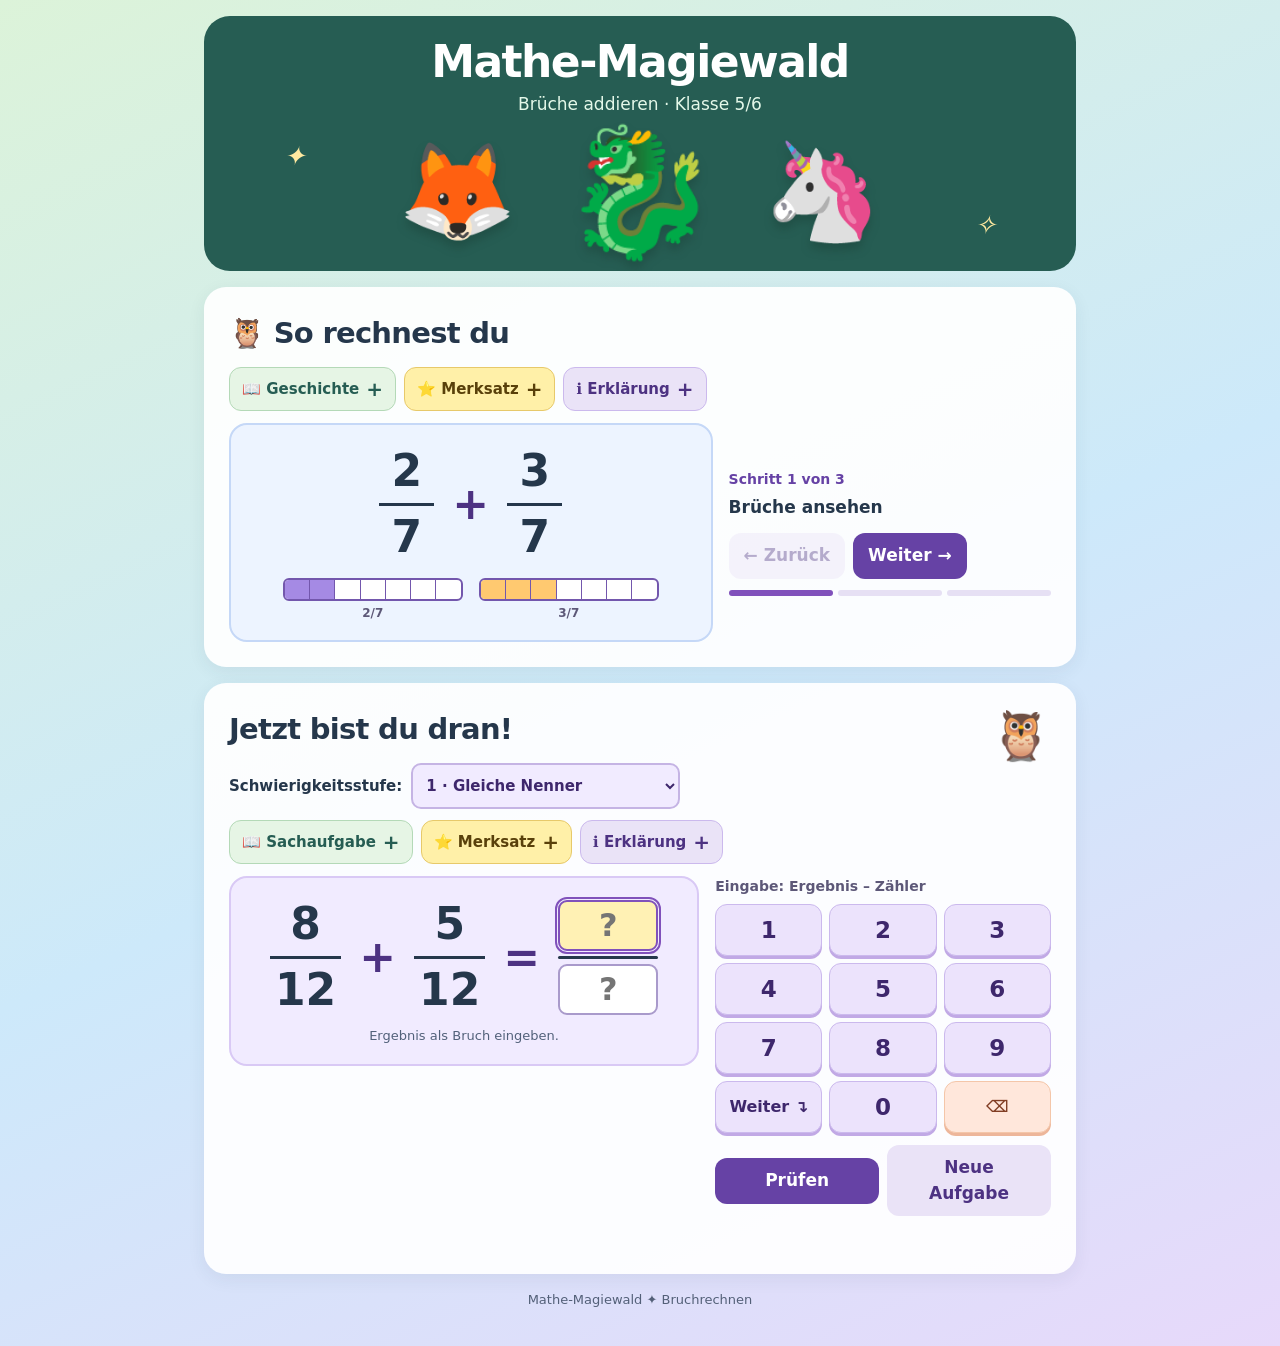
<file: apps/mathe-magiewald/index.html>
<!doctype html>
<html lang="de"><head><meta charset="utf-8"><meta name="viewport" content="width=device-width,initial-scale=1"><title>Mathe-Magiewald · Brüche addieren</title>
<style>
*{box-sizing:border-box} :root{--ink:#25374b;--purple:#6642a5;--green:#166749;--gold:#ffda77} body{margin:0;font:17px/1.5 system-ui,-apple-system,sans-serif;color:var(--ink);background:linear-gradient(155deg,#dcf3d9,#cde9fa 52%,#e7d9fa);min-height:100vh} main{max-width:900px;margin:auto;padding:16px 14px 36px} header{position:relative;overflow:hidden;text-align:center;background:#265d53;color:white;padding:22px 12px 12px;border-radius:26px}h1{font-size:clamp(28px,6vw,44px);margin:0;line-height:1.1;letter-spacing:-.035em}header p{margin:6px 0;color:#e4f8e9}.forest{display:flex;position:relative;align-items:center;justify-content:center;gap:clamp(12px,5vw,45px);height:135px}.animal{display:inline-block;font-size:clamp(58px,13vw,95px);line-height:1;animation:float 3s ease-in-out infinite;filter:drop-shadow(0 7px 5px #14352c55)}.animal:nth-of-type(2){font-size:clamp(72px,17vw,125px);animation-delay:-1.2s}.animal:nth-of-type(3){animation-delay:-2s}.spark{position:absolute;color:#ffe9a0;font-size:26px;animation:twinkle 2s alternate infinite}.s1{left:8%;top:10%}.s2{right:8%;bottom:10%;animation-delay:-1s}@keyframes float{0%,100%{transform:translateY(3px) rotate(-3deg)}50%{transform:translateY(-10px) rotate(3deg)}}@keyframes twinkle{from{opacity:.3;transform:scale(.8)}to{opacity:1;transform:scale(1.2)}}section{background:#ffffffed;border-radius:22px;padding:clamp(14px,4vw,25px);margin-top:16px;box-shadow:0 5px 18px #25374b12}h2{font-size:clamp(22px,5vw,29px);margin:0 0 12px;letter-spacing:-.025em}p{margin:7px 0}button,select,input{font:inherit}button,summary,select{touch-action:manipulation;-webkit-tap-highlight-color:transparent}button{border:0;border-radius:12px;padding:10px 15px;font-weight:750;cursor:pointer;color:white;background:var(--purple);min-height:46px}button.secondary{background:#eae3f7;color:#4d3282}button:disabled{opacity:.4;cursor:default}button:focus-visible,summary:focus-visible,select:focus-visible,input:focus-visible{outline:3px solid #ad791c;outline-offset:2px}.buttons{display:flex;gap:8px;flex-wrap:wrap;align-items:center}.settings{display:flex;align-items:center;gap:9px;flex-wrap:wrap;margin-bottom:11px;font-weight:750;font-size:15px}.settings select{max-width:100%;color:#3e276c;background:#f1ebff;border:2px solid #c5b4e4;border-radius:10px;padding:9px;min-height:46px}.info-row{display:flex;gap:8px;flex-wrap:wrap;align-items:flex-start;margin:0 0 12px}.info{max-width:100%;font-size:15px;min-width:0}.info summary{list-style:none;display:inline-flex;align-items:center;gap:7px;cursor:pointer;min-height:44px;padding:8px 12px;background:#eae3f7;color:#4d3282;border:1px solid #cbb9ed;border-radius:12px;font-weight:750;user-select:none;-webkit-user-select:none}.info summary::-webkit-details-marker{display:none}.info summary::after{content:'+';font-size:20px;line-height:1}.info[open]>summary::after{content:'−'}.info[open]{flex-basis:100%}.info[open]>summary{background:#6642a5;color:white}.info-panel{background:#f1ebff;border:1px solid #d9c9f5;padding:12px 14px;border-radius:13px;margin-top:7px;animation:pop .22s ease-out}.info-panel p{margin:0}.info-panel p+p{margin-top:8px}.story-info summary,.story-info .info-panel{background:#e6f5e5;color:#265d53;border-color:#b4d9b7}.story-info[open]>summary{background:#265d53;color:white}.memo-info summary,.memo-info .info-panel{background:#fff0a8;color:#59400a;border-color:#e7c96a}.memo-info[open]>summary{background:#ffda77;color:#59400a}.memo-info .info-panel{border-left:6px solid #e6a927;font-weight:700}.board{background:#edf4ff;border:2px solid #c5d8f7;border-radius:18px;padding:18px 8px;text-align:center;min-width:0}.practice .board{background:#f1ebff;border-color:#d9c9f5}.equation{display:flex;justify-content:center;align-items:center;gap:clamp(5px,2vw,18px);font-variant-numeric:tabular-nums;font-size:clamp(24px,5.5vw,44px);font-weight:800;line-height:1.15;min-height:112px}.fraction{display:inline-flex;flex-direction:column;align-items:stretch;justify-content:center;text-align:center;min-width:1.25em;flex-shrink:0}.fraction>span:first-child{padding:3px 5px 6px;border-bottom:3px solid currentColor}.fraction>span:last-child{padding:6px 5px 3px}.operator{color:#4d3282}.highlight{background:#ffe29b;border-radius:9px;color:#513600;animation:pop .35s ease-out}.result{color:var(--green)}.lesson-layout{display:grid;grid-template-columns:minmax(0,1.5fr) minmax(0,1fr);gap:16px;align-items:center}.stepcount{font-size:14px;font-weight:800;color:var(--purple)}.step-title{font-weight:800;margin:5px 0 12px}.progress{display:flex;gap:5px;margin-top:11px}.progress span{height:6px;flex:1;background:#e6e0f4;border-radius:4px}.progress .done{background:#8051bb}.visual{display:flex;justify-content:center;gap:16px;flex-wrap:wrap;margin-top:12px;min-height:34px}.bar-group{flex:1;max-width:180px;min-width:95px}.bar{display:flex;height:23px;border:2px solid #7357ad;border-radius:6px;overflow:hidden;background:white}.bar i{flex:1;border-right:1px solid #7357ad}.bar i:last-child{border:0}.bar i.on{background:#a58ae4}.bar-group:nth-child(2) .bar i.on{background:#ffc970}.bar-label{font-size:12px;font-weight:700;color:#5d5878;margin-top:3px}.practice{display:grid;grid-template-columns:minmax(0,1.4fr) minmax(0,1fr);gap:16px;align-items:start}.answer-frac{min-width:clamp(58px,16vw,100px);width:clamp(58px,16vw,100px);gap:5px}.answer-frac .rule{height:3px;background:#25374b;border-radius:3px}.entry{width:100%;min-width:0;height:51px;border:2px solid #a99acb;border-radius:9px;text-align:center;padding:2px;background:#fff;color:#25374b;font-weight:800;font-size:clamp(20px,4.6vw,32px);appearance:none;-webkit-appearance:none;caret-color:#6642a5}.entry.selected{background:#fff1b4;border-color:#8051bb;outline:2px solid #8051bb;outline-offset:1px}.entry.wrong{background:#ffe1df;border-color:#b84242}.entry.good{background:#dbf8e7;border-color:#27926a;color:#176449}.keypad{display:grid;grid-template-columns:repeat(3,1fr);gap:7px}.keypad button{background:#ece3fc;color:#3e276c;font-size:23px;min-height:52px;padding:5px;border:1px solid #cbb9ed;box-shadow:0 3px 0 #c1a9e5;user-select:none;-webkit-user-select:none}.keypad button:active{box-shadow:none;transform:translateY(2px)}.keypad .next,.keypad .erase{font-size:16px}.keypad .erase{background:#ffe7db;color:#813e24;border-color:#f4c6a9;box-shadow:0 3px 0 #edb69a}.actions{margin-top:12px}.actions button{flex:1}.feedback{font-weight:700;font-size:15px;margin:10px 0 0;min-height:23px}.feedback.ok{color:#176449}.feedback.error{color:#a22c35}.work{margin-top:12px;text-align:left}.work summary{width:100%;justify-content:center}.work .info-panel{text-align:center;padding:10px}.work-grid{display:grid;grid-template-columns:repeat(3,minmax(0,1fr));gap:8px;align-items:end;margin:9px 0}.work-grid label{font-size:12px;font-weight:700;line-height:1.3;display:flex;flex-direction:column;gap:5px}.work-grid .entry{height:44px}.work .feedback{margin:5px 0}.creature{font-size:48px;line-height:1;display:inline-block;animation:float 3s ease-in-out infinite}.practice-head{display:flex;align-items:center;justify-content:space-between;gap:8px}.celebrate{animation:celebrate .65s ease-in-out 2}@keyframes celebrate{50%{transform:scale(1.35) rotate(10deg)}}@keyframes pop{from{opacity:.4;transform:translateY(4px) scale(.96)}to{opacity:1;transform:none}}.runtime{margin:12px 0 0;padding:9px 13px;border-radius:12px;background:#fff0a8;color:#63470a;font-size:14px}.runtime[hidden],[hidden]{display:none!important}.small{font-size:13px;color:#52617a;text-align:center;margin:8px 0 0}.target{font-size:14px;color:#5d5878;font-weight:700;margin:0 0 7px}.footer{text-align:center;font-size:13px;color:#536078;margin-top:16px}@media(max-width:650px){main{padding:10px 10px 26px}.lesson-layout,.practice{grid-template-columns:1fr;gap:13px}.forest{height:108px}.keypad,.actions{max-width:420px;margin-left:auto;margin-right:auto}.board{padding:12px 6px}.info summary{font-size:14px;padding:8px 10px}.equation{min-height:100px}}@media(prefers-reduced-motion:reduce){*,*::before,*::after{animation:none!important;transition:none!important}}
</style></head><body><main>
<header><h1>Mathe-Magiewald</h1><p>Brüche addieren · Klasse 5/6</p><div class="forest" aria-hidden="true"><span class="animal">🦊</span><span class="animal">🐉</span><span class="animal">🦄</span><i class="spark s1">✦</i><i class="spark s2">✧</i></div></header>
<div id="runtime" class="runtime" role="status">Wenn dieser Hinweis sichtbar bleibt, wird JavaScript nicht ausgeführt. Öffne die Website in einem Browser statt in der Dateivorschau.</div>
<section aria-labelledby="learn"><h2 id="learn">🦉 So rechnest du</h2>
<div class="info-row"><details class="info story-info"><summary>📖 Geschichte</summary><div class="info-panel" id="lessonStory"></div></details><details class="info memo-info"><summary>⭐ Merksatz</summary><div class="info-panel" id="lessonMemo"></div></details><details class="info"><summary>ℹ️ Erklärung</summary><div class="info-panel" id="lessonExplain"></div></details></div>
<div class="lesson-layout"><div class="board"><div class="equation" id="example" aria-live="polite"></div><div class="visual" id="visual" aria-hidden="true"></div></div><div><div class="stepcount" id="stepcount"></div><div class="step-title" id="stepTitle"></div><div class="buttons"><button type="button" id="back" class="secondary">← Zurück</button><button type="button" id="forward">Weiter →</button></div><div class="progress" id="progress" aria-hidden="true"></div></div></div></section>
<section aria-labelledby="practice"><div class="practice-head"><h2 id="practice">Jetzt bist du dran!</h2><span class="creature" id="creature" aria-hidden="true">🐉</span></div>
<div class="settings"><label for="level">Schwierigkeitsstufe:</label><select id="level"><option value="1">1 · Gleiche Nenner</option><option value="2">2 · Einen Bruch erweitern</option><option value="3">3 · Beide Brüche erweitern</option><option value="4">4 · Größere Nenner</option></select></div>
<div class="info-row" id="practiceInfo"><details class="info story-info"><summary>📖 Sachaufgabe</summary><div class="info-panel" id="story"></div></details><details class="info memo-info"><summary>⭐ Merksatz</summary><div class="info-panel" id="memo"></div></details><details class="info"><summary>ℹ️ Erklärung</summary><div class="info-panel" id="hint"></div></details></div>
<div class="practice"><div class="board"><div class="equation"><span class="fraction"><span id="aNum">2</span><span id="aDen">5</span></span><span class="operator">+</span><span class="fraction"><span id="bNum">1</span><span id="bDen">5</span></span><span class="operator">=</span><div class="fraction answer-frac"><input class="entry" id="num" aria-label="Ergebnis Zähler" inputmode="numeric" type="text" maxlength="5" autocomplete="off" placeholder="?"><div class="rule"></div><input class="entry" id="den" aria-label="Ergebnis Nenner" inputmode="numeric" type="text" maxlength="5" autocomplete="off" placeholder="?"></div></div><p class="small">Ergebnis als Bruch eingeben.</p>
<details class="info work" id="work"><summary>✏️ Zwischenschritt</summary><div class="info-panel"><div class="work-grid"><label>1. neuer Zähler<input class="entry" id="wa" aria-label="Erweiterter erster Zähler" inputmode="numeric" maxlength="5" autocomplete="off"></label><label>2. neuer Zähler<input class="entry" id="wb" aria-label="Erweiterter zweiter Zähler" inputmode="numeric" maxlength="5" autocomplete="off"></label><label>Gemeinsamer Nenner<input class="entry" id="wd" aria-label="Gemeinsamer Nenner" inputmode="numeric" maxlength="5" autocomplete="off"></label></div><button type="button" id="checkWork" class="secondary">Zwischenschritt prüfen</button><p class="feedback" id="workFeedback" aria-live="polite"></p></div></details></div>
<div><p class="target" id="target">Eingabe: Ergebnis – Zähler</p><div class="keypad" id="keypad" aria-label="Zahlentastatur"><button type="button" data-key="1">1</button><button type="button" data-key="2">2</button><button type="button" data-key="3">3</button><button type="button" data-key="4">4</button><button type="button" data-key="5">5</button><button type="button" data-key="6">6</button><button type="button" data-key="7">7</button><button type="button" data-key="8">8</button><button type="button" data-key="9">9</button><button type="button" data-key="next" class="next">Weiter ↴</button><button type="button" data-key="0">0</button><button type="button" data-key="erase" class="erase" aria-label="Letzte Ziffer löschen">⌫</button></div><div class="buttons actions"><button type="button" id="check">Prüfen</button><button type="button" id="new" class="secondary">Neue Aufgabe</button></div><p class="feedback" id="feedback" aria-live="polite"></p></div></div></section><div class="footer">Mathe-Magiewald ✦ Bruchrechnen</div></main>
<script>
(function(){'use strict';
const $=id=>document.getElementById(id), gcd=(a,b)=>b?gcd(b,a%b):a, lcm=(a,b)=>a/gcd(a,b)*b, rand=(a,b)=>a+Math.floor(Math.random()*(b-a+1));
const frac=(n,d,cls='')=>'<span class="fraction '+cls+'"><span>'+n+'</span><span>'+d+'</span></span>', op=s=>'<span class="operator">'+s+'</span>';
const rules=['Bei gleichen Nennern addierst du nur die Zähler. Der Nenner bleibt gleich. Kürze das Ergebnis, wenn möglich.','Bei ungleichen Nennern: Erweitere die Brüche auf einen gemeinsamen Nenner. Addiere dann nur die Zähler. Kürze das Ergebnis, wenn möglich.'];
const examples=[[2,7,3,7],[1,3,1,6],[1,4,1,6],[5,12,7,18]];
let level=1,step=0,task=null,active=$('num');
const labels={num:'Ergebnis – Zähler',den:'Ergebnis – Nenner',wa:'1. neuer Zähler',wb:'2. neuer Zähler',wd:'Gemeinsamer Nenner'};
const fields=['num','den','wa','wb','wd'].map($);
function bar(n,d){return '<div class="bar-group"><div class="bar">'+Array.from({length:d},(_,i)=>'<i class="'+(i<n?'on':'')+'"></i>').join('')+'</div><div class="bar-label">'+n+'/'+d+'</div></div>'}
function lessonData(){const [a,b,c,d]=examples[level-1],m=lcm(b,d),x=a*m/b,y=c*m/d,z=x+y,g=gcd(z,m); const first=frac(a,b)+op('+')+frac(c,d),expanded=frac(x,m,'highlight')+op('+')+frac(y,m,'highlight');let s=[{title:'Brüche ansehen',eq:first,ex:b===d?'Beide Brüche haben den gleichen Nenner '+b+'. Ihre Teile sind gleich groß.':'Die Nenner '+b+' und '+d+' sind verschieden. Die Teile sind unterschiedlich groß.',bars:[a,b,c,d]}];if(b!==d)s.push({title:'Gemeinsamen Nenner finden',eq:expanded,ex:'Ein gemeinsamer Nenner ist '+m+'. Multipliziere Zähler und Nenner des ersten Bruchs mit '+m/b+' und des zweiten mit '+m/d+'. Der Wert beider Brüche bleibt gleich.',bars:[x,m,y,m]});s.push({title:'Zähler addieren',eq:frac(x,m)+op('+')+frac(y,m)+op('=')+frac(z,m,'highlight'),ex:x+' + '+y+' = '+z+'. Der gemeinsame Nenner '+m+' bleibt unverändert.'});s.push({title:g>1?'Ergebnis kürzen':'Fertiges Ergebnis',eq:g>1?frac(z,m)+op('=')+frac(z/g,m/g,'result'):frac(z,m,'result'),ex:g>1?'Teile Zähler und Nenner durch '+g+'. Das Ergebnis hat denselben Wert.':'Der Bruch lässt sich nicht weiter kürzen. Fertig!'});return {s,a,b,c,d};}
function renderLesson(){const {s,a,b,c,d}=lessonData(),v=s[step];$('example').innerHTML=v.eq;$('stepcount').textContent='Schritt '+(step+1)+' von '+s.length;$('stepTitle').textContent=v.title;$('lessonExplain').textContent=v.ex;$('lessonStory').textContent='Die Eule fliegt '+a+'/'+b+' km bis zum Zauberbaum und danach noch '+c+'/'+d+' km bis zum Drachenfelsen. Wie weit fliegt sie insgesamt?';$('lessonMemo').textContent=rules[level===1?0:1];$('back').disabled=step===0;$('forward').textContent=step===s.length-1?'↻ Noch einmal':'Weiter →';$('progress').innerHTML=s.map((_,i)=>'<span class="'+(i<=step?'done':'')+'"></span>').join('');$('visual').innerHTML=v.bars?bar(v.bars[0],v.bars[1])+bar(v.bars[2],v.bars[3]):'';$('visual').hidden=!v.bars;}
function makeTask(){let b,d; if(level===1){b=d=rand(3,12)}else if(level===2){b=rand(2,6);d=b*rand(2,3);if(rand(0,1)) [b,d]=[d,b];}else {do{b=rand(level===3?3:8,level===3?9:20);d=rand(level===3?3:8,level===3?12:24)}while(b%d===0||d%b===0)}return {a:rand(1,b-1),b,c:rand(1,d-1),d};}
const stories=[['🐉','Der Drache sammelt {A} kg Zauberkristalle am Morgen und {B} kg am Abend. Wie viele Kilogramm sammelt er insgesamt?'],['🦊','Der Fuchs läuft zuerst {A} km zum Waldsee und danach {B} km zur Höhle. Wie viele Kilometer läuft er zusammen?'],['🦄','Das Einhorn füllt {A} l Sternenwasser in einen Krug und fügt weitere {B} l hinzu. Wie viele Liter sind es insgesamt?'],['🦉','Die Eule braucht {A} h für einen Zaubertrank und {B} h für einen Schutzzauber. Wie viele Stunden braucht sie insgesamt?'],['🧚','Eine Fee verwendet {A} m goldenes Band und {B} m silbernes Band. Wie viele Meter Band verwendet sie insgesamt?']];let storyIndex=-1;
function selectField(el){active=el;fields.forEach(f=>f.classList.toggle('selected',f===el));$('target').textContent='Eingabe: '+labels[el.id];}
function clearState(){fields.forEach(f=>{f.value='';f.classList.remove('good','wrong','selected')});for(const id of ['feedback','workFeedback']){$(id).textContent='';$(id).className='feedback'}$('work').open=false;document.querySelectorAll('#practiceInfo details').forEach(d=>d.open=false);selectField($('num'));}
function newTask(){const old=task;do{task=makeTask()}while(old&&JSON.stringify(old)===JSON.stringify(task));const {a,b,c,d}=task; $('aNum').textContent=a;$('aDen').textContent=b;$('bNum').textContent=c;$('bDen').textContent=d;storyIndex=(storyIndex+rand(1,stories.length-1)+stories.length)%stories.length;const [emoji,story]=stories[storyIndex];$('creature').textContent=emoji;$('story').textContent=story.replace('{A}',a+'/'+b).replace('{B}',c+'/'+d);$('memo').textContent=rules[level===1?0:1];$('hint').textContent=level===1?'Die Nenner sind gleich. Addiere die beiden Zähler und behalte den Nenner. Überlege anschließend, ob du kürzen kannst.':'Suche ein gemeinsames Vielfaches von '+b+' und '+d+'. Erweitere beide Brüche (falls nötig), addiere die neuen Zähler und behalte den gemeinsamen Nenner. Nutze bei Bedarf den Zwischenschritt.';clearState();$('work').hidden=level===1;}
function edit(f){f.value=f.value.replace(/[^0-9]/g,'').slice(0,5);f.classList.remove('good','wrong');const id=f.id==='num'||f.id==='den'?'feedback':'workFeedback';$(id).textContent='';$(id).className='feedback';}
fields.forEach(f=>{f.addEventListener('focus',()=>selectField(f));f.addEventListener('click',()=>selectField(f));f.addEventListener('input',()=>edit(f));f.addEventListener('keydown',e=>{if(e.key==='Enter'){e.preventDefault();if(f.id==='num'){$('den').focus()}else if(f.id==='den')check();else if(f.id==='wa')$('wb').focus();else if(f.id==='wb')$('wd').focus();else checkWork();}})});
function nextField(){const order=$('work').open?['wa','wb','wd','num','den']:['num','den'];const i=order.indexOf(active.id);selectField($(order[(i+1)%order.length]));}
$('keypad').addEventListener('mousedown',e=>e.preventDefault());$('keypad').addEventListener('click',e=>{const button=e.target.closest('button');if(!button)return;const k=button.dataset.key;if(k==='next'){nextField();return}if(k==='erase')active.value=active.value.slice(0,-1);else if(active.value.length<5)active.value+=k;edit(active);});
$('work').addEventListener('toggle',()=>{if(!$('work').open&&['wa','wb','wd'].includes(active.id))selectField($('num'));});
function feedback(id,msg,ok){$(id).textContent=msg;$(id).className='feedback '+(ok?'ok':'error');}
function mark(f,ok){f.classList.toggle('good',ok);f.classList.toggle('wrong',!ok)}
function checkWork(){const {a,b,c,d}=task,fa=$('wa'),fb=$('wb'),fd=$('wd');if(!fa.value||!fb.value||!fd.value){feedback('workFeedback','Fülle alle drei Felder aus.',false);return}const x=Number(fa.value),y=Number(fb.value),m=Number(fd.value),dm=m>0&&m%b===0&&m%d===0,am=dm&&x*b===a*m,bm=dm&&y*d===c*m;mark(fd,dm);mark(fa,am);mark(fb,bm);feedback('workFeedback',dm&&am&&bm?'Richtig! Jetzt kannst du die neuen Zähler addieren.':!dm?'Der Nenner muss ein gemeinsames Vielfaches beider Nenner sein.':'Prüfe, ob du Zähler und Nenner mit derselben Zahl erweitert hast.',dm&&am&&bm);}
function check(){const n=$('num'),d=$('den');if(!n.value||!d.value){feedback('feedback','Trage Zähler und Nenner ein.',false);selectField(!n.value?n:d);return}const x=Number(n.value),y=Number(d.value),t=task;const m=lcm(t.b,t.d),z=t.a*m/t.b+t.c*m/t.d; if(y===0){mark(d,false);feedback('feedback','Der Nenner darf nicht 0 sein.',false);return}const ok=x*m===z*y;mark(n,ok);mark(d,ok);if(ok){const reduced=gcd(x,y)===1;feedback('feedback',reduced?'Richtig! ✨ Dein Ergebnis ist vollständig gekürzt.':'Richtig! ✨ Du kannst den Bruch noch zu '+x/gcd(x,y)+'/'+y/gcd(x,y)+' kürzen.',true);const cr=$('creature');cr.classList.remove('celebrate');void cr.offsetWidth;cr.classList.add('celebrate');}else{feedback('feedback',level===1?'Noch nicht richtig. Addiere die Zähler, nicht die Nenner.':'Noch nicht richtig. Prüfe zuerst den gemeinsamen Nenner.',false)}}
$('back').addEventListener('click',()=>{if(step>0)step--;renderLesson()});$('forward').addEventListener('click',()=>{step=(step+1)%lessonData().s.length;renderLesson()});$('new').addEventListener('click',newTask);$('check').addEventListener('click',check);$('checkWork').addEventListener('click',checkWork);$('level').addEventListener('change',()=>{level=Number($('level').value);step=0;renderLesson();newTask()});
// Mark the runtime ready only after initialization succeeds.
renderLesson();newTask();$('runtime').hidden=true;
})();
</script></body></html>
</file>
<file: apps/bruchabenteuer/style.css>
:root{
  --ink:#203041;
  --muted:#56677c;
  --paper:#f7f4ff;
  --white:#ffffff;
  --green:#2a8f68;
  --green-2:#dff9ea;
  --blue:#2d6cdf;
  --blue-2:#e8f1ff;
  --orange:#e26a1d;
  --orange-2:#fff0e3;
  --purple:#8b4fd6;
  --purple-2:#f2e9ff;
  --pink:#ff78a8;
  --shadow:0 14px 35px rgba(75,67,140,.12);
}
*{box-sizing:border-box}
html{scroll-behavior:smooth}
body{
  margin:0;
  background:linear-gradient(180deg,#f6fbff 0%,#f7f4ff 55%,#fef8ef 100%);
  color:var(--ink);
  font:16px/1.5 system-ui,-apple-system,sans-serif;
}
header{
  background:linear-gradient(135deg,#ffffff 0%,#f5fbff 45%,#fff8ef 100%);
  border-bottom:1px solid #e6e8f2;
  padding:15px max(20px,calc((100vw - 1180px)/2));
  display:flex;align-items:center;justify-content:space-between;gap:16px;flex-wrap:wrap;
  position:sticky;top:0;z-index:10;backdrop-filter:blur(8px);
}
.brand,.header-actions{display:flex;align-items:center;gap:12px}
.logo{
  display:grid;place-items:center;
  background:linear-gradient(135deg,#ffb24c,#ff7c5c);
  color:white;border-radius:16px;width:52px;height:52px;font-size:28px;
  box-shadow:0 10px 18px rgba(255,124,92,.28)
}
.brand small,.eyebrow{font-size:11px;font-weight:900;letter-spacing:1.6px;color:var(--green);margin:0}
h1{font-size:22px;margin:0;line-height:1.15}
main{max-width:1180px;margin:auto;padding:25px 20px}
.intro{display:flex;justify-content:space-between;align-items:end;gap:25px;margin-bottom:16px}
.intro h2{font-size:clamp(30px,5vw,46px);letter-spacing:-1.8px;line-height:1.06;margin:7px 0}
.intro p:not(.eyebrow){max-width:650px;color:var(--muted);margin:8px 0;font-size:17px}
.progress{min-width:220px;font-size:13px;font-weight:800;background:rgba(255,255,255,.75);padding:12px 14px;border-radius:18px;box-shadow:var(--shadow)}
progress{width:100%;height:12px;accent-color:var(--green)}

.info-dock{display:grid;grid-template-columns:repeat(3,1fr);gap:12px;margin:0 0 18px}
.info-card{background:rgba(255,255,255,.84);border:1px solid #e8e2ff;border-radius:18px;box-shadow:var(--shadow);overflow:hidden}
.info-card summary{list-style:none;cursor:pointer;padding:12px 14px;font-weight:800;display:flex;align-items:center;gap:8px;background:linear-gradient(135deg,#fef8ef,#f3f0ff)}
.info-card summary::-webkit-details-marker{display:none}
.info-card[open] summary{border-bottom:1px solid #ece6fb}
.info-body{padding:12px 14px;color:var(--muted);font-size:14px}
.info-body p{margin:0 0 8px}
.info-body p:last-child{margin-bottom:0}

nav{display:grid;grid-template-columns:repeat(6,1fr);gap:10px;margin-bottom:18px}
.level{
  text-align:left;background:#fff;border:1px solid #e6e8f2;border-radius:16px;padding:12px;min-height:98px;color:var(--ink);
  display:flex;flex-direction:column;gap:4px;box-shadow:var(--shadow);transition:transform .18s ease, box-shadow .18s ease, border-color .18s ease;
}
.level:hover:not(:disabled){transform:translateY(-2px);box-shadow:0 16px 34px rgba(75,67,140,.16)}
.level strong{font-size:14px}.level small{color:var(--muted)}
.level.active{border:2px solid var(--green);background:linear-gradient(135deg,#f4fff8,#effaf4)}
.level:disabled{opacity:.95}
.level-icon{font-size:24px}
#levels .level:nth-child(1){background:linear-gradient(135deg,#fffef3,#f1fff1)}
#levels .level:nth-child(2){background:linear-gradient(135deg,#eefdf6,#eef9ff)}
#levels .level:nth-child(3){background:linear-gradient(135deg,#fff3dc,#fff8ee)}
#levels .level:nth-child(4){background:linear-gradient(135deg,#eef5ff,#f9fbff)}
#levels .level:nth-child(5){background:linear-gradient(135deg,#f2f0ff,#fcf5ff)}
#levels .level:nth-child(6){background:linear-gradient(135deg,#ecfff8,#f7fcff)}

.game{background:rgba(255,255,255,.88);border:1px solid #e6e8f2;border-radius:24px;padding:24px;box-shadow:0 18px 45px rgba(61,64,132,.12)}
.gamehead{display:flex;align-items:start;justify-content:space-between;gap:12px}
.gamehead h2{margin:4px 0;font-size:26px;letter-spacing:-.6px}
.gamehead p:not(.eyebrow){margin:0;color:var(--muted)}
.pill,.coin{background:linear-gradient(135deg,#ffe7a4,#ffd56a);color:#6a4a00;padding:7px 12px;border-radius:999px;white-space:nowrap;font-weight:800;box-shadow:0 7px 14px rgba(255,206,84,.25)}
.task{display:flex;align-items:center;justify-content:center;gap:24px;margin:18px 0;background:linear-gradient(135deg,#f2f7ff,#fff5ee);border:1px solid #e7ecfb;border-radius:18px;padding:14px}
.task>div{display:grid;justify-items:center;gap:4px}.task>div>span:first-child{font-size:11px;font-weight:900;letter-spacing:1px}.equation{font-size:27px;font-weight:800}
.frac{display:inline-grid;grid-template-rows:auto auto;vertical-align:middle;text-align:center;line-height:1.1;min-width:1.2em;margin:0 3px}.frac span:first-child{border-bottom:2px solid currentColor;padding:2px 5px}.frac span:last-child{padding:2px 5px}
.blue{color:var(--blue)}.orange{color:var(--orange)}
.toolbar,.bottom-actions,.legend{display:flex;align-items:center;gap:12px;flex-wrap:wrap}.toolbar{margin-bottom:12px}.toolbar label{font-weight:750}
.scene-scroll{border-radius:20px;overflow-x:auto;border:1px solid #d6e2e7;background:linear-gradient(180deg,#dff6ff 0%,#eefbff 100%);box-shadow:inset 0 2px 16px rgba(255,255,255,.3)}
#scene{display:block;width:100%;min-width:680px;height:auto;touch-action:pan-x pan-y}
.legend{font-size:12px;color:var(--muted);margin:8px 0 17px}.dot{display:inline-block;width:10px;height:10px;border-radius:50%;margin-right:4px}.blue-bg{background:var(--blue)}.orange-bg{background:var(--orange)}.purple-bg{background:var(--purple)}
.work{display:grid;grid-template-columns:1fr 1fr;gap:14px}
.work>section{background:linear-gradient(135deg,#fbfcff,#fffdfa);border:1px solid #e8ebf4;border-radius:16px;padding:16px;box-shadow:0 10px 24px rgba(89,91,154,.06)}
.work h3{font-size:16px;margin:0 0 6px}.work p{font-size:14px;color:var(--muted);margin:5px 0 12px}
button,select,input{font:inherit}button,select{cursor:pointer}
button{border:1px solid #d4d9ea;border-radius:12px;background:white;color:var(--ink);padding:9px 13px;font-weight:700;box-shadow:0 6px 16px rgba(70,76,128,.08)}
button:hover:not(:disabled){filter:brightness(.98);transform:translateY(-1px)}
button:disabled{cursor:default;opacity:.6;transform:none}
.primary{background:linear-gradient(135deg,#2ab06d,#208a72);color:white;border-color:#21956f}
.secondary{background:linear-gradient(135deg,#ffffff,#f5f7ff)}
.quiet{font-size:12px}
select,input{border:1px solid #cfd6ea;border-radius:10px;background:white;padding:7px;color:var(--ink)}
:focus-visible{outline:3px solid #8b4fd6;outline-offset:3px}
#answerForm{display:flex;align-items:center;gap:14px;flex-wrap:wrap}.answer-frac{display:grid;gap:4px;width:110px}.answer-frac input{width:100%;text-align:center}.answer-frac input:first-child{border-bottom:3px solid var(--ink)}
.feedback{margin:15px 0;padding:14px 16px;border-radius:14px;background:#edf3ff;border-left:4px solid #54758d;min-height:52px;box-shadow:0 8px 18px rgba(80,101,141,.08)}
.feedback.good{background:#e8fbef;border-color:#24a163}.feedback.bad{background:#fff2e6;border-color:#d9752c}
.bottom-actions #next{margin-left:auto}.expand-row{display:flex;align-items:center;gap:6px;flex-wrap:wrap;margin:8px 0}.expand-row input{width:65px}.expand-row .frac{font-size:19px}.explore-row{display:flex;gap:18px;flex-wrap:wrap;margin:10px 0}.explore-row label{display:flex;gap:6px;align-items:center}.explore-row input,.explore-row select{width:80px}
footer{display:flex;justify-content:space-between;color:var(--muted);font-size:12px;padding:20px 0} [hidden]{display:none!important}.tick-hit{cursor:pointer}.tick-hit:focus .target,.tick-hit:hover .target{fill:#8b4fd6;fill-opacity:.20;stroke:#8b4fd6}.target{fill:transparent;stroke:transparent}
@media(max-width:920px){.info-dock{grid-template-columns:1fr}.intro{align-items:start;flex-direction:column;gap:10px}.progress{width:100%}nav{grid-template-columns:repeat(3,1fr)}}
@media(max-width:580px){main{padding:14px 10px}.game{padding:14px}.work{grid-template-columns:1fr}.task{gap:13px}.header-actions{gap:5px}.header-actions button{font-size:12px}.gamehead h2{font-size:20px}.level{padding:8px;min-height:85px}.level strong{font-size:12px}footer{flex-direction:column}}
@media(prefers-reduced-motion:reduce){*{scroll-behavior:auto!important;animation:none!important;transition:none!important}}

.level.locked{background:linear-gradient(135deg,#eef1f3,#e3e8eb)!important;border-color:#cbd3da;opacity:1;cursor:not-allowed;color:#52605a}.level.locked .level-icon{filter:grayscale(1);opacity:.65}.level.locked small{color:#52605a;font-size:11px}

.modebar{display:flex;gap:8px;flex-wrap:wrap;margin:0 0 14px;padding:6px;background:#eee9ff;border-radius:16px;width:fit-content}.modebar button{min-width:110px;box-shadow:none;border-color:transparent}.modebar button[aria-pressed=true]{background:#6540b7;color:white}.modebar button:focus-visible{outline-offset:2px}.modebar button[data-mode=minus][aria-pressed=true]{background:#ad470e}.modebar button[data-mode=plus][aria-pressed=true]{background:#176c50}
/* The landscape extends beyond the game panel. */
body{background:linear-gradient(180deg,var(--world-sky,#c7e9f7),#f5fcff 45%,var(--world-ground,#dcecc0));background-attachment:fixed;min-height:100vh;position:relative;isolation:isolate}
body::before,body::after{content:'';position:fixed;inset:auto 0 0;height:46vh;z-index:-1;pointer-events:none;background:var(--world-hill,#91caa0);clip-path:polygon(0 35%,8% 15%,17% 6%,26% 18%,36% 42%,46% 22%,57% 8%,67% 19%,78% 38%,88% 12%,100% 22%,100% 100%,0 100%);opacity:.72}
body::after{height:28vh;background:var(--world-ground,#dcecc0);clip-path:polygon(0 20%,12% 5%,25% 25%,39% 36%,53% 9%,66% 0,80% 20%,92% 6%,100% 15%,100% 100%,0 100%);opacity:1}
header{background:rgba(255,255,255,.93)}.game{background:rgba(255,255,255,.96)}.language-picker{display:flex;align-items:center;gap:5px;font-size:18px}.language-picker select{max-width:145px;font-size:14px}.level small{overflow-wrap:anywhere}.modebar{background:rgba(255,255,255,.75)}
html[lang=ar] .info-body,html[lang=ar] #feedback,html[lang=ar] #gridFeedback,html[lang=ar] #worldDesc{direction:rtl;text-align:right}html[lang=ar] .task,html[lang=ar] .frac,html[lang=ar] #scene{direction:ltr}

.level.locked{cursor:pointer!important}.level.locked:hover{border-color:#8b4fd6;transform:translateY(-2px)} #teacher[aria-pressed="true"]{background:#dff9ea;border-color:#208a72;color:#17563c} dialog{width:min(440px,calc(100% - 32px));border:1px solid #d4d9ea;border-radius:20px;padding:24px;color:var(--ink);box-shadow:0 20px 70px #20304144} dialog::backdrop{background:#20304188} dialog h2{margin-top:0} #unlockFeedback{color:#a34808;font-weight:700;min-height:24px} #unlockDialog .answer-frac{margin:auto} #unlockEquation{white-space:nowrap}

/* Responsive layout: keep the page within the viewport; only the number line may scroll. */
main,.game,.work>section,.gamehead>div,.intro>div,.header-actions{min-width:0}
.scene-scroll{max-width:100%;overscroll-behavior-x:contain;direction:ltr}
#scene{min-width:0;width:100%}
@media(max-width:920px){
 header{position:relative;padding:12px 16px;gap:10px}.header-actions{flex-wrap:wrap}
 .info-dock{grid-template-columns:repeat(3,minmax(0,1fr));gap:6px;align-items:start}
 .info-card summary{padding:10px;min-height:48px;font-size:13px;overflow-wrap:anywhere}
 nav{grid-template-columns:repeat(3,minmax(0,1fr))}.level{min-width:0;overflow-wrap:anywhere}
 .modebar{width:100%;display:grid;grid-template-columns:repeat(3,minmax(0,1fr))}.modebar button{min-width:0;overflow-wrap:anywhere}
 button,select,input{min-height:44px} input,select{font-size:16px}
 .work{grid-template-columns:repeat(2,minmax(0,1fr))}
}
@media(max-width:600px){
 main{padding:12px 10px}.game{padding:12px;border-radius:18px}.brand h1{font-size:20px}.logo{width:42px;height:42px;font-size:24px}
 .header-actions{width:100%;display:grid;grid-template-columns:repeat(2,minmax(0,1fr));gap:6px}.header-actions>*{min-width:0}.header-actions button{font-size:13px;white-space:normal;overflow-wrap:anywhere}.language-picker select{width:100%;max-width:100%}.coin{text-align:center;white-space:normal;font-size:13px}
 .intro{gap:8px;margin-bottom:10px}.intro h2{font-size:clamp(23px,6vw,32px);letter-spacing:-.7px}.intro p:not(.eyebrow){font-size:14px}.progress{min-width:0;padding:8px 12px}
 .info-dock{margin-bottom:10px}.info-card summary{font-size:12px;padding:8px}.info-body{padding:8px;font-size:12px;overflow-wrap:anywhere}
 nav{gap:6px;margin-bottom:12px}.level{padding:8px;min-height:84px;gap:2px}.level-icon{font-size:21px}.level strong{font-size:12px}.level small,.level.locked small{font-size:10px;line-height:1.3}
 .gamehead{gap:6px}.gamehead h2{font-size:20px}.gamehead p:not(.eyebrow){font-size:13px}.pill{font-size:11px;padding:6px 8px;white-space:normal;max-width:38%;text-align:center}
 .task{gap:clamp(6px,2.5vw,14px);padding:10px 5px;margin:12px 0}.equation{font-size:25px}.task>div>span:first-child{font-size:10px;letter-spacing:0}
 .toolbar{display:grid;grid-template-columns:minmax(0,1fr) minmax(0,1fr);gap:7px}.toolbar label{font-size:13px;align-self:center}.toolbar select{width:100%;min-width:0}.toolbar button{grid-column:1/-1;font-size:14px}
 .scene-scroll{border-radius:12px}.legend{gap:6px 12px;font-size:11px;margin-bottom:10px}
 .work{grid-template-columns:minmax(0,1fr);gap:8px}.work>section{padding:12px}.work p{font-size:13px}.expand-row{gap:4px}.expand-row input{width:60px}
 #answerForm{gap:10px}.answer-frac{width:90px}#check{flex:1;min-width:0}.feedback{font-size:14px;margin:10px 0;padding:10px 12px}.bottom-actions{gap:6px}.bottom-actions button{flex:1;font-size:13px;min-width:0;overflow-wrap:anywhere}.bottom-actions #next{margin:0;flex-basis:100%}
 dialog{padding:16px;max-height:90dvh;overflow:auto}#unlockEquation{font-size:22px;white-space:normal}footer{gap:4px}
}
@media(pointer:coarse){button,select,input{min-height:44px}.tick-hit .target{touch-action:pan-x pan-y}}
</file>
